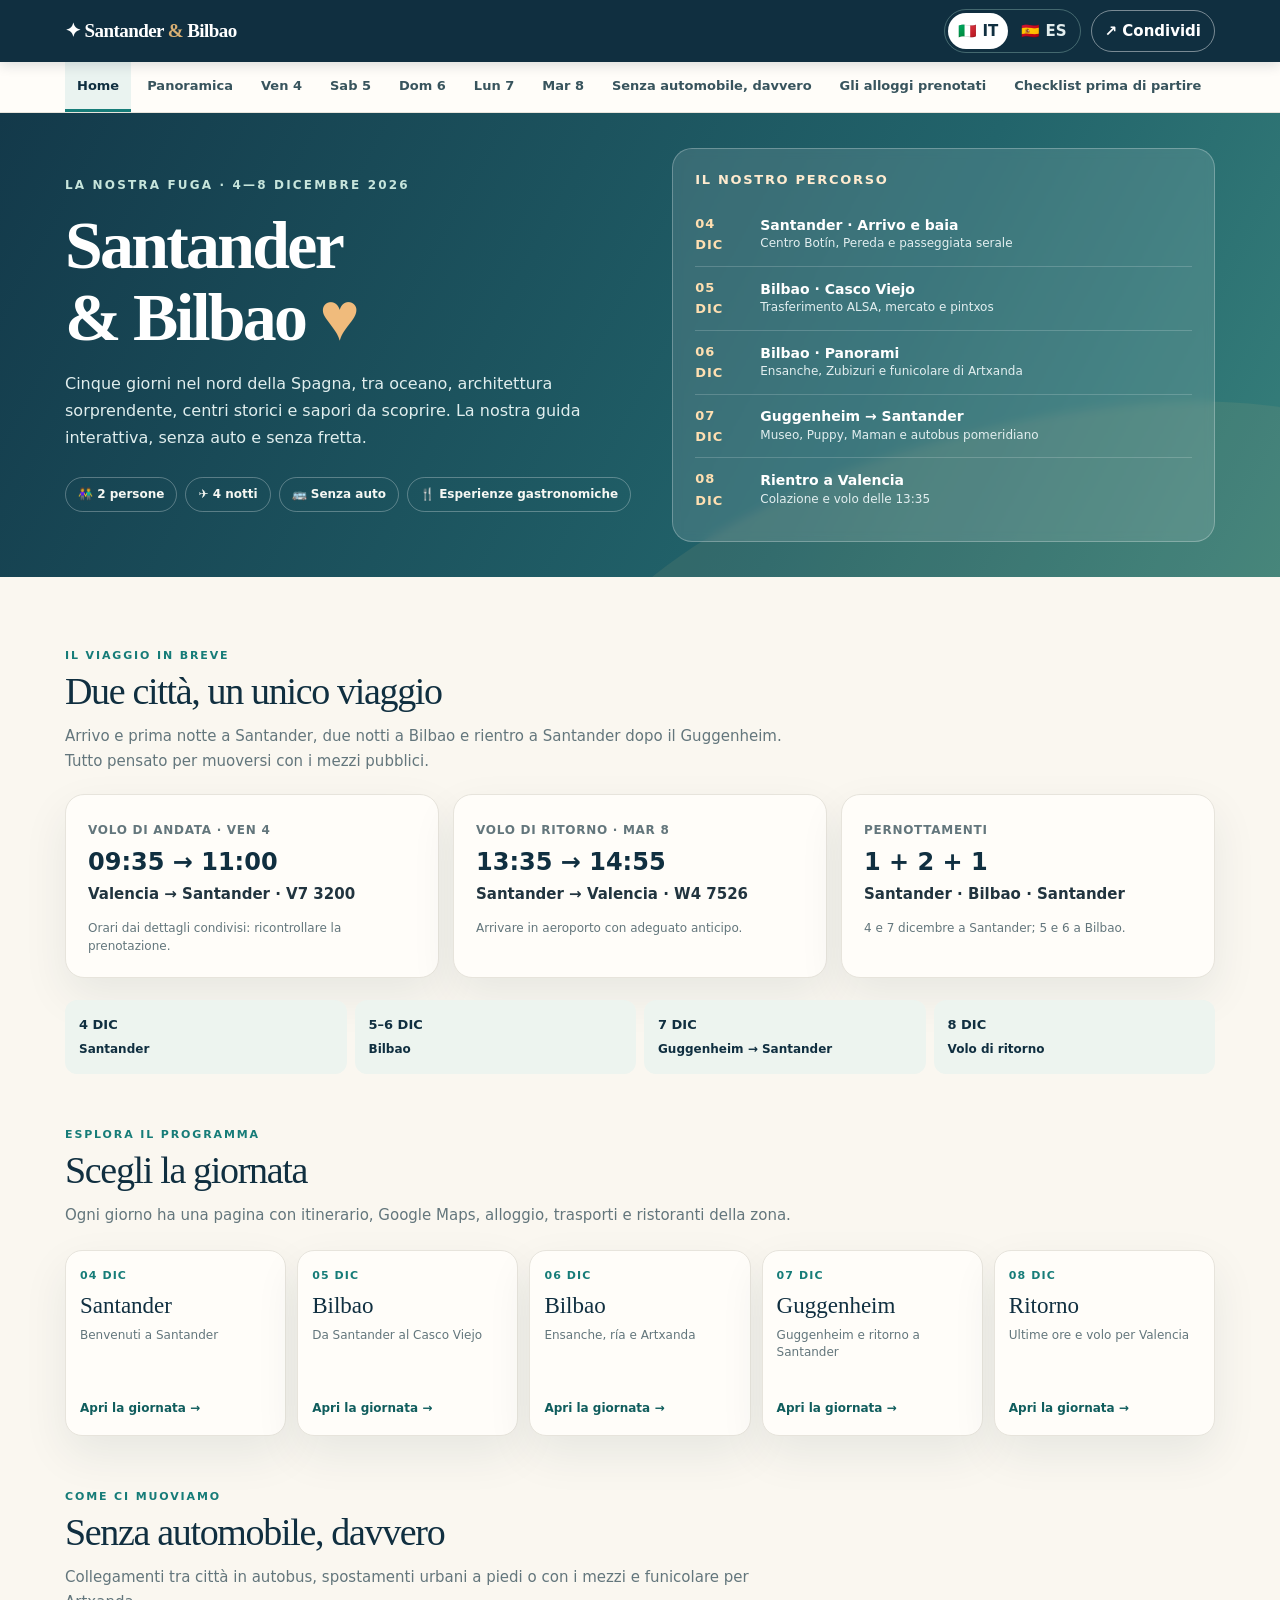
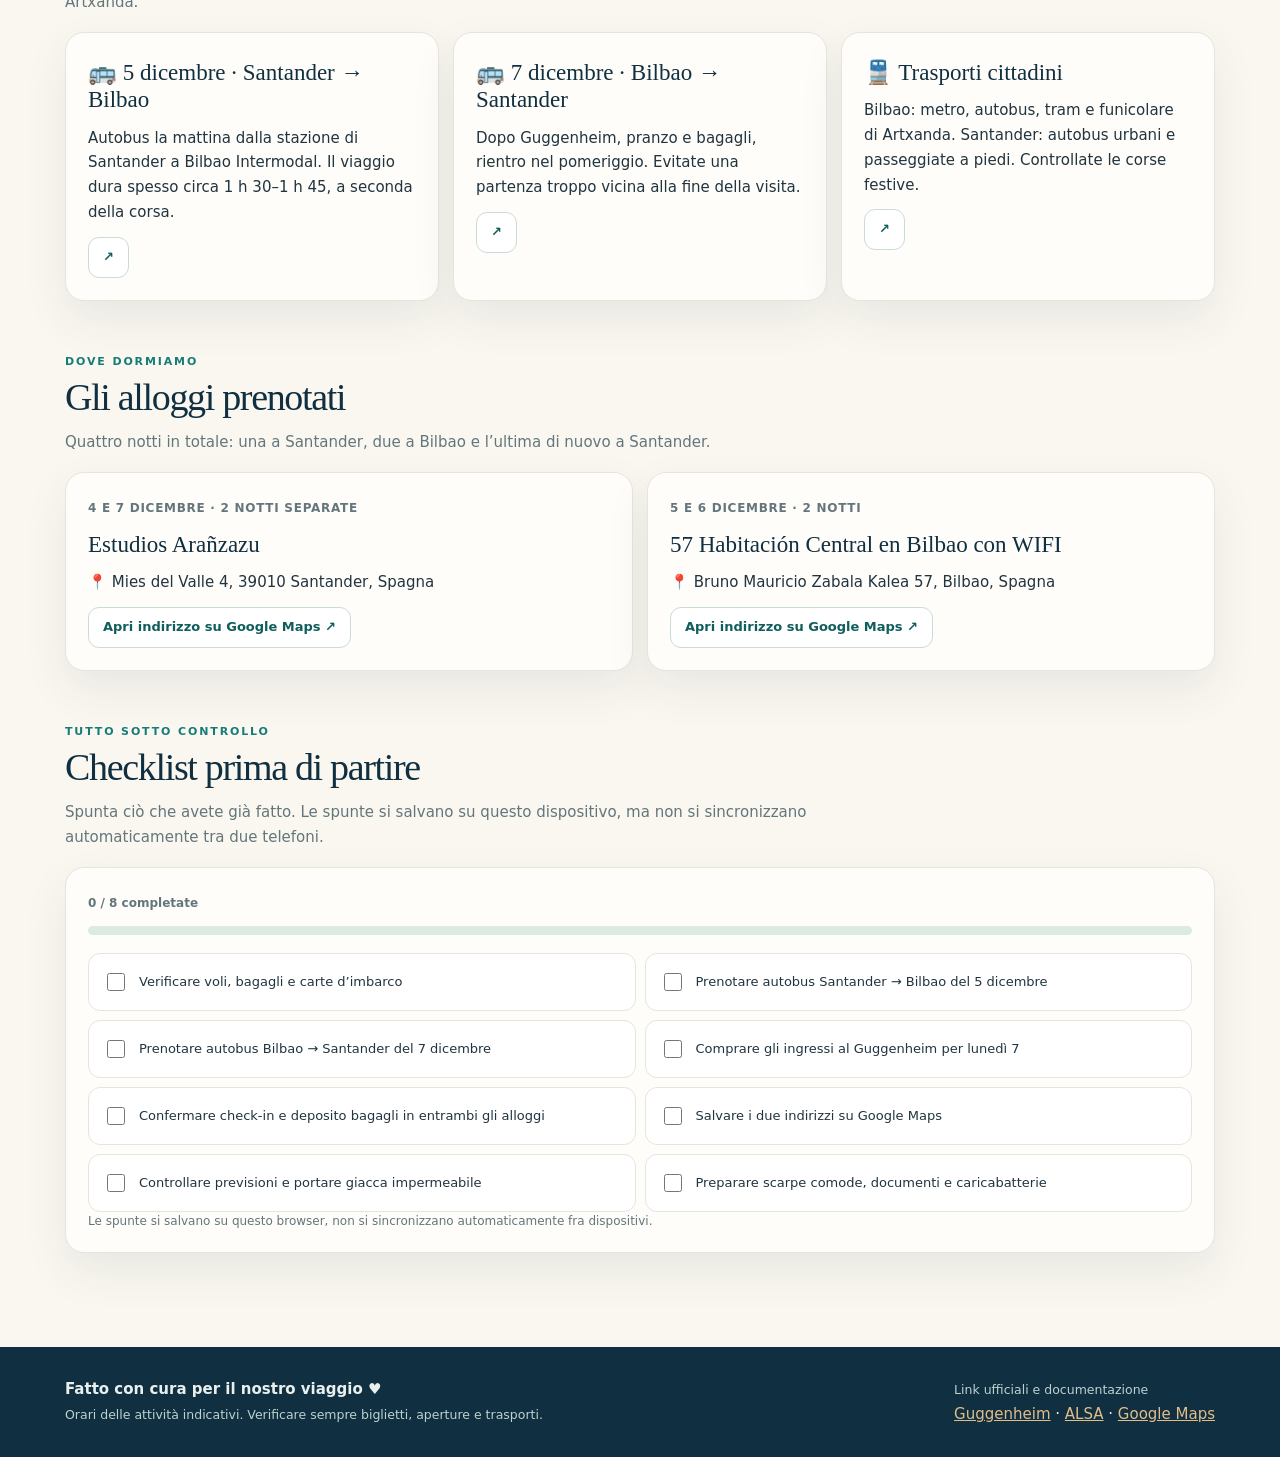
<file: index.html>
<!DOCTYPE html>
<html lang="it">
<head>
  <meta charset="utf-8">
  <meta name="viewport" content="width=device-width, initial-scale=1">
  <meta name="theme-color" content="#102f40">
  <meta name="description" content="Itinerario interattivo bilingue: voli, alloggi, spostamenti, checklist e cinque giornate con Google Maps e cucina locale.">
  <title>Santander &amp; Bilbao | Guida di viaggio 4–8 dicembre 2026</title>
  <link rel="stylesheet" href="assets/style.css">
</head>
<body data-page="home">
<header class="topbar">
 <div class="container">
  <a class="brand" href="index.html" aria-label="Home · Santander e Bilbao">✦ Santander <span style="color:#d7af73">&amp;</span> Bilbao</a>
  <div class="topactions">
   <div class="lang-switch" role="group" aria-label="Seleziona lingua / Seleccionar idioma">
    <button class="lang-btn" type="button" id="lang-it" data-lang="it" aria-pressed="true">🇮🇹 IT</button>
    <button class="lang-btn" type="button" id="lang-es" data-lang="es" aria-pressed="false">🇪🇸 ES</button>
   </div>
   <button class="share-btn" type="button" id="shareBtn" aria-label="Condividi questa pagina">↗ <span id="shareText">Condividi</span></button>
  </div>
 </div>
</header>
<nav class="site-nav" aria-label="Navigazione principale"><div class="container nav-scroll" id="nav"></div></nav>
<section class="hero hero-main" id="inizio"><div class="container hero-layout"><div><div class="eyebrow" id="heroEye"></div><h1 id="heroTitle"></h1><p id="heroDescription"></p><div class="hero-pills" id="heroPills"></div></div><div class="hero-overview" id="heroOverview"></div></div></section>
<main class="container">
 <section class="section home-section" id="panoramica"><p class="kicker" id="summaryEye"></p><h2 id="summaryTitle"></h2><p class="lead" id="summaryLead"></p><div class="columns summary-stats" id="summaryCards" style="margin-top:20px"></div><div class="timeline" id="timeline"></div></section>
 <section class="section home-section" id="giorni"><p class="kicker" id="daysEye"></p><h2 id="daysTitle"></h2><p class="lead" id="daysLead"></p><div class="days-grid" id="dayCards"></div></section>
 <section class="section home-section" id="spostamenti"><p class="kicker" id="transportEye"></p><h2 id="transportTitle"></h2><p class="lead" id="transportLead"></p><div class="columns" id="transportCards" style="margin-top:18px"></div></section>
 <section class="section home-section" id="alloggi"><p class="kicker" id="stayEye"></p><h2 id="stayTitle"></h2><p class="lead" id="stayLead"></p><div class="columns two" id="stayCards" style="margin-top:18px"></div></section>
 <section class="section home-section" id="preparativi"><p class="kicker" id="tasksEye"></p><h2 id="tasksTitle"></h2><p class="lead" id="tasksLead"></p><div class="card" style="margin-top:18px"><strong class="small" id="tasksProgress"></strong><div class="progress"><div id="progressBar"></div></div><div class="checks" id="taskItems"></div></div></section>
</main><footer class="footer"><div class="container footer-row"><div><strong id="footerTitle"></strong><br><small id="footerNote"></small></div><div><small id="sourcesTitle"></small><br><a href="https://www.guggenheim-bilbao.eus/horarios-y-tarifas" rel="noopener" target="_blank">Guggenheim</a> · <a href="https://www.alsa.com/" rel="noopener" target="_blank">ALSA</a> · <a href="https://developers.google.com/maps/documentation/urls/get-started" rel="noopener" target="_blank">Google Maps</a></div></div></footer>
<div class="toast hidden" role="status" aria-live="polite" id="toast"></div>
<script src="assets/data.js" defer></script>
<script src="assets/app.js" defer></script>
</body></html>
</file>
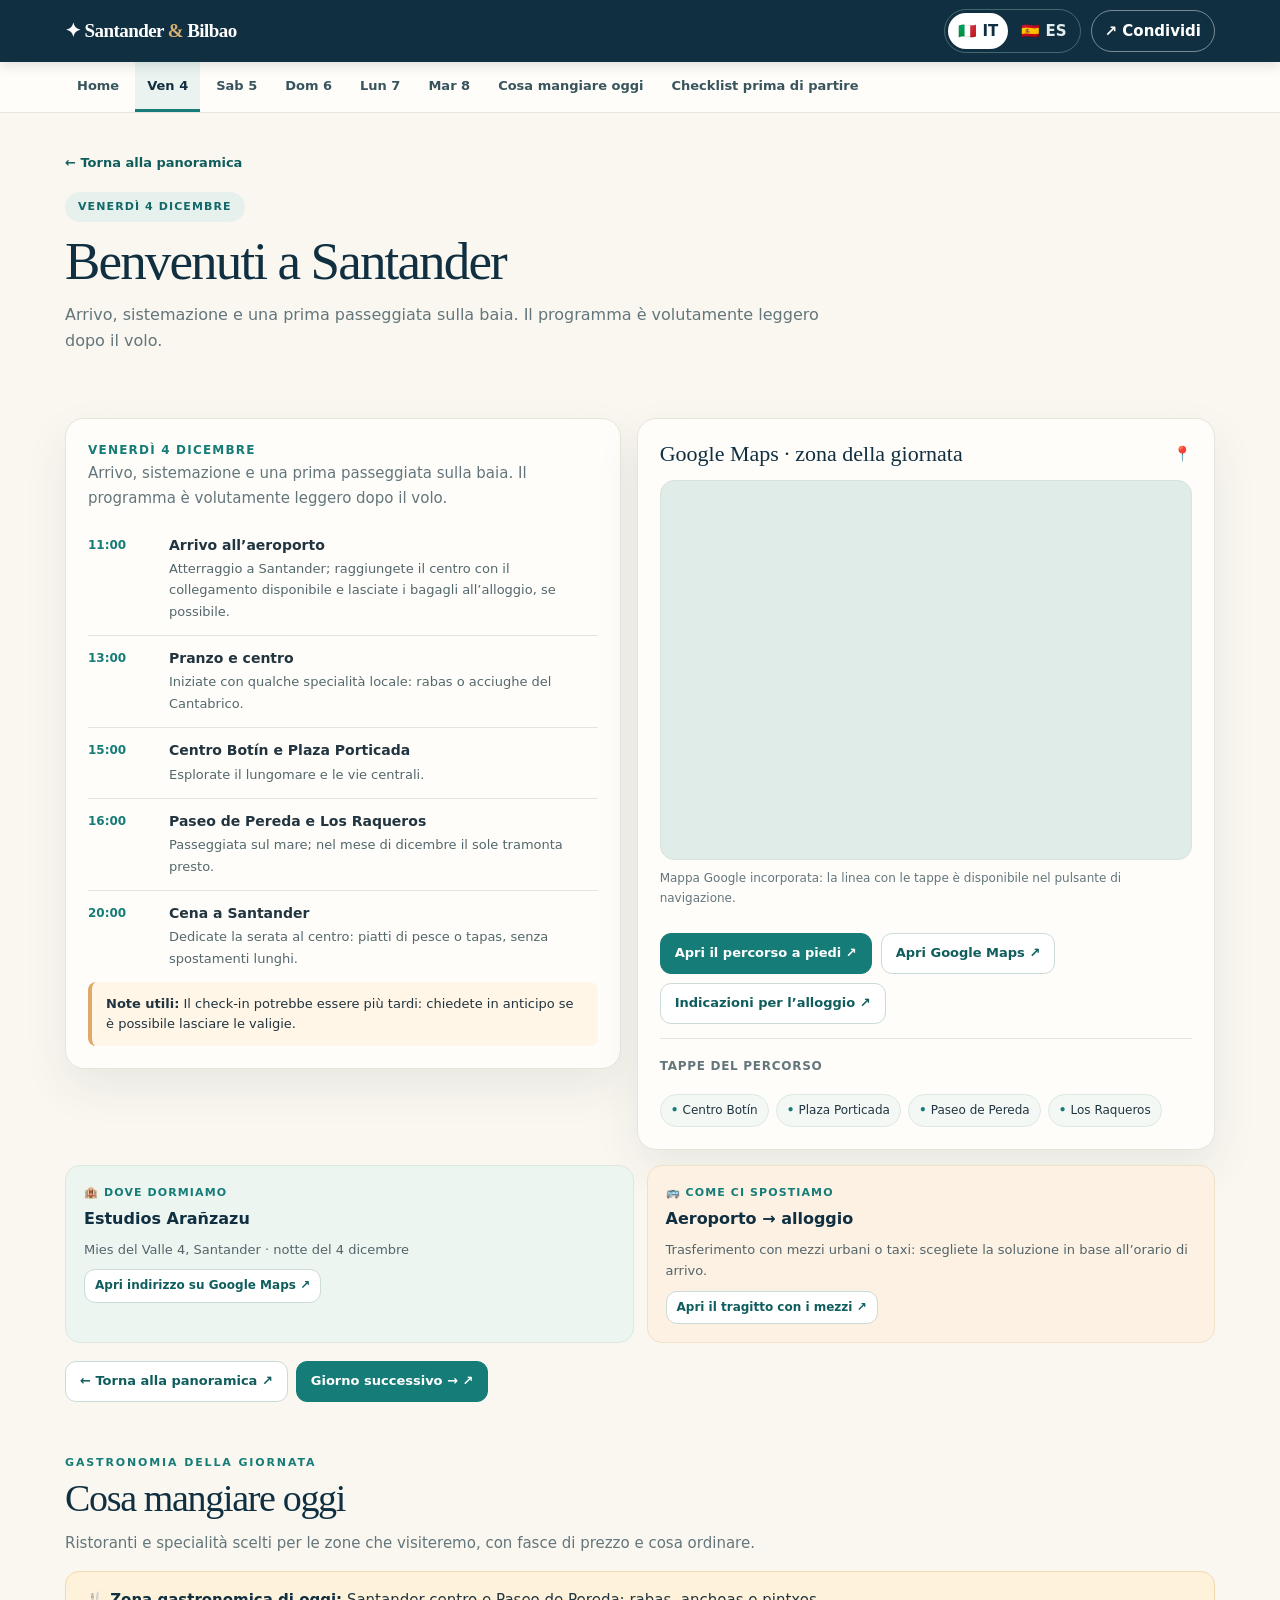
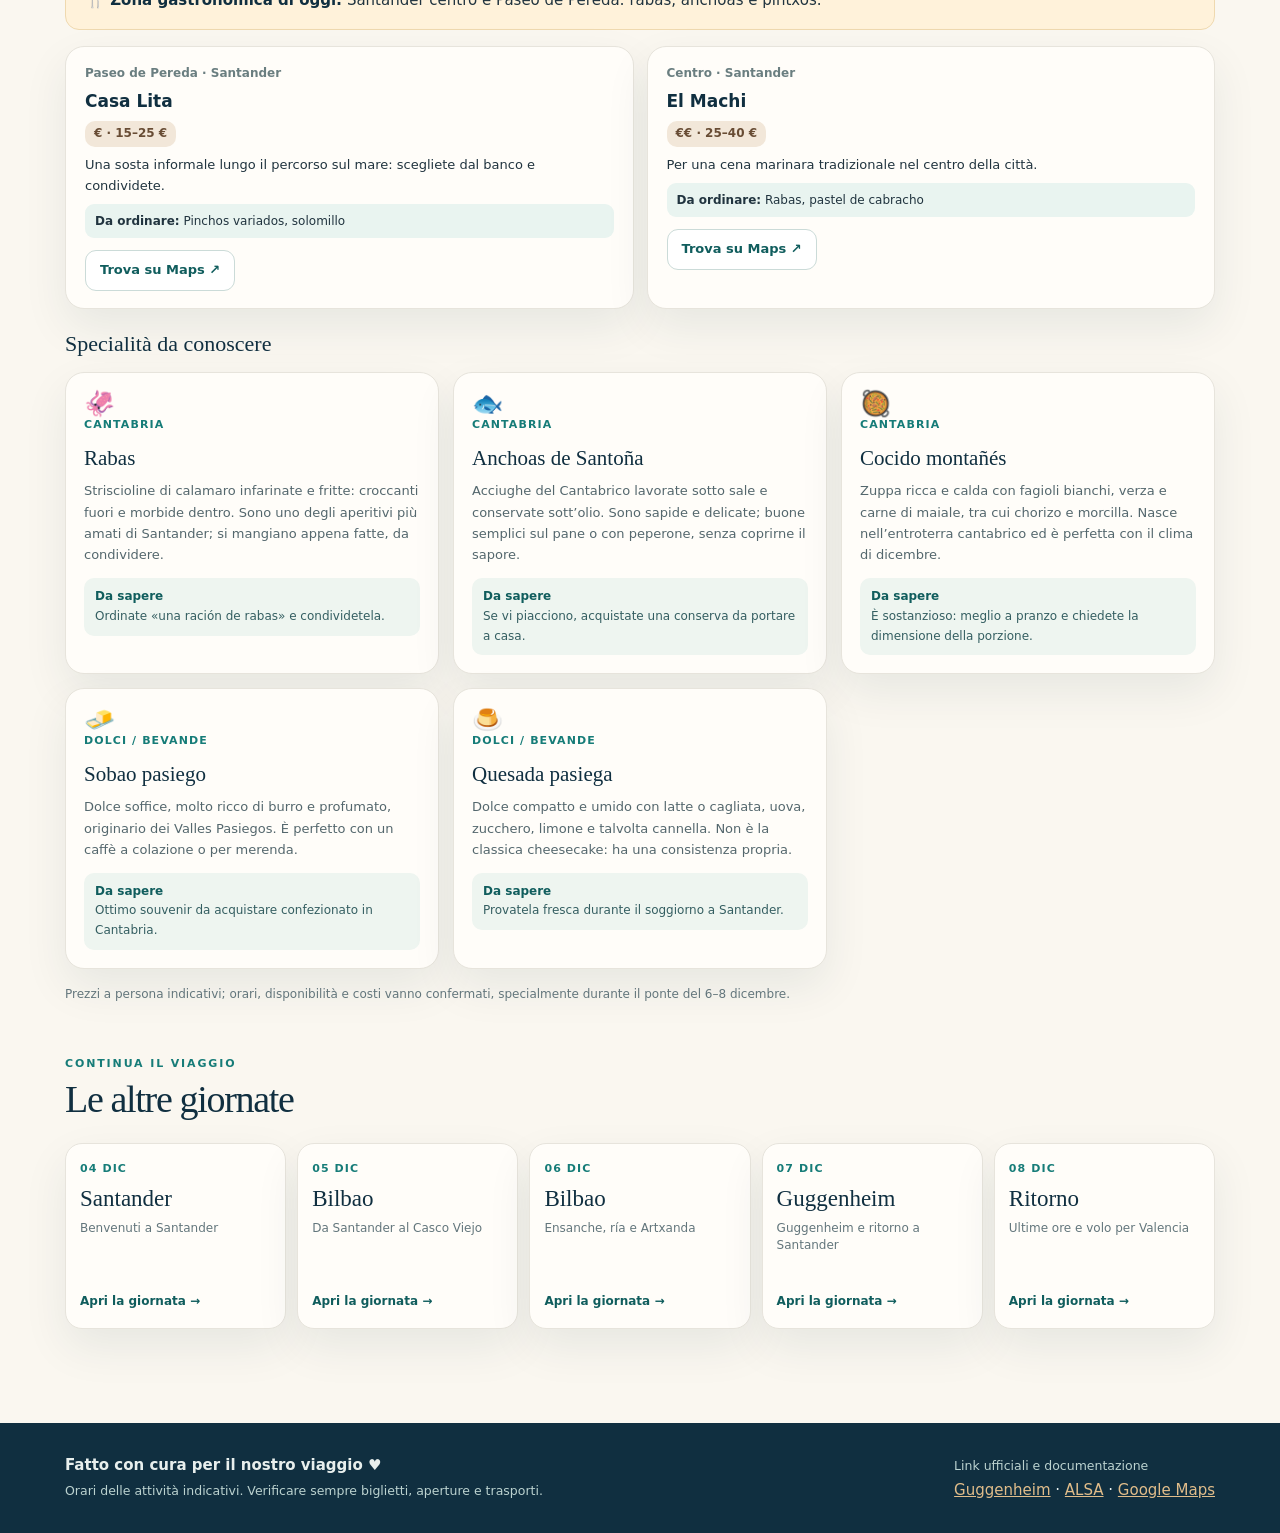
<file: 04-santander.html>
<!DOCTYPE html>
<html lang="it">
<head>
  <meta charset="utf-8">
  <meta name="viewport" content="width=device-width, initial-scale=1">
  <meta name="theme-color" content="#102f40">
  <meta name="description" content="Santander: itinerario del giorno, mappa Google, pernottamento, trasporti e gastronomia in italiano e spagnolo.">
  <title>Santander | Santander &amp; Bilbao 2026</title>
  <link rel="stylesheet" href="assets/style.css">
</head>
<body data-page="day-0">
<header class="topbar">
 <div class="container">
  <a class="brand" href="index.html" aria-label="Home · Santander e Bilbao">✦ Santander <span style="color:#d7af73">&amp;</span> Bilbao</a>
  <div class="topactions">
   <div class="lang-switch" role="group" aria-label="Seleziona lingua / Seleccionar idioma">
    <button class="lang-btn" type="button" id="lang-it" data-lang="it" aria-pressed="true">🇮🇹 IT</button>
    <button class="lang-btn" type="button" id="lang-es" data-lang="es" aria-pressed="false">🇪🇸 ES</button>
   </div>
   <button class="share-btn" type="button" id="shareBtn" aria-label="Condividi questa pagina">↗ <span id="shareText">Condividi</span></button>
  </div>
 </div>
</header>
<nav class="site-nav" aria-label="Navigazione principale"><div class="container nav-scroll" id="nav"></div></nav>
<main class="container daily-page-layout">
 <section class="page-intro" id="inizio"><a class="back-link" href="index.html" id="backToHome">← Home</a><br><span class="page-date-pill" id="dayDate"></span><h1 id="dayTitle"></h1><p class="lead" id="dayLead"></p></section>
 <section class="section" id="itinerario"><div class="daily-section" id="dayContent"></div></section>
 <section class="section daily-food-panel" id="gastronomia"><p class="kicker" id="foodEye"></p><h2 id="foodTitle"></h2><p class="lead" id="foodLead"></p><div class="gastro-area-banner" id="foodZone"></div><div class="restaurant-grid" id="restaurantPicks"></div><h3 class="food-dishes-heading" id="foodDishesHeading"></h3><div class="foodgrid" id="foodGrid"></div><p class="small" id="foodFoot" style="margin-top:16px"></p></section>
 <section class="section" id="altre-giornate"><p class="kicker" id="moreDaysEye"></p><h2 id="moreDaysTitle"></h2><div class="days-grid" id="dayCards"></div></section>
</main><footer class="footer"><div class="container footer-row"><div><strong id="footerTitle"></strong><br><small id="footerNote"></small></div><div><small id="sourcesTitle"></small><br><a href="https://www.guggenheim-bilbao.eus/horarios-y-tarifas" rel="noopener" target="_blank">Guggenheim</a> · <a href="https://www.alsa.com/" rel="noopener" target="_blank">ALSA</a> · <a href="https://developers.google.com/maps/documentation/urls/get-started" rel="noopener" target="_blank">Google Maps</a></div></div></footer>
<div class="toast hidden" role="status" aria-live="polite" id="toast"></div>
<script src="assets/data.js" defer></script>
<script src="assets/app.js" defer></script>
</body></html>
</file>
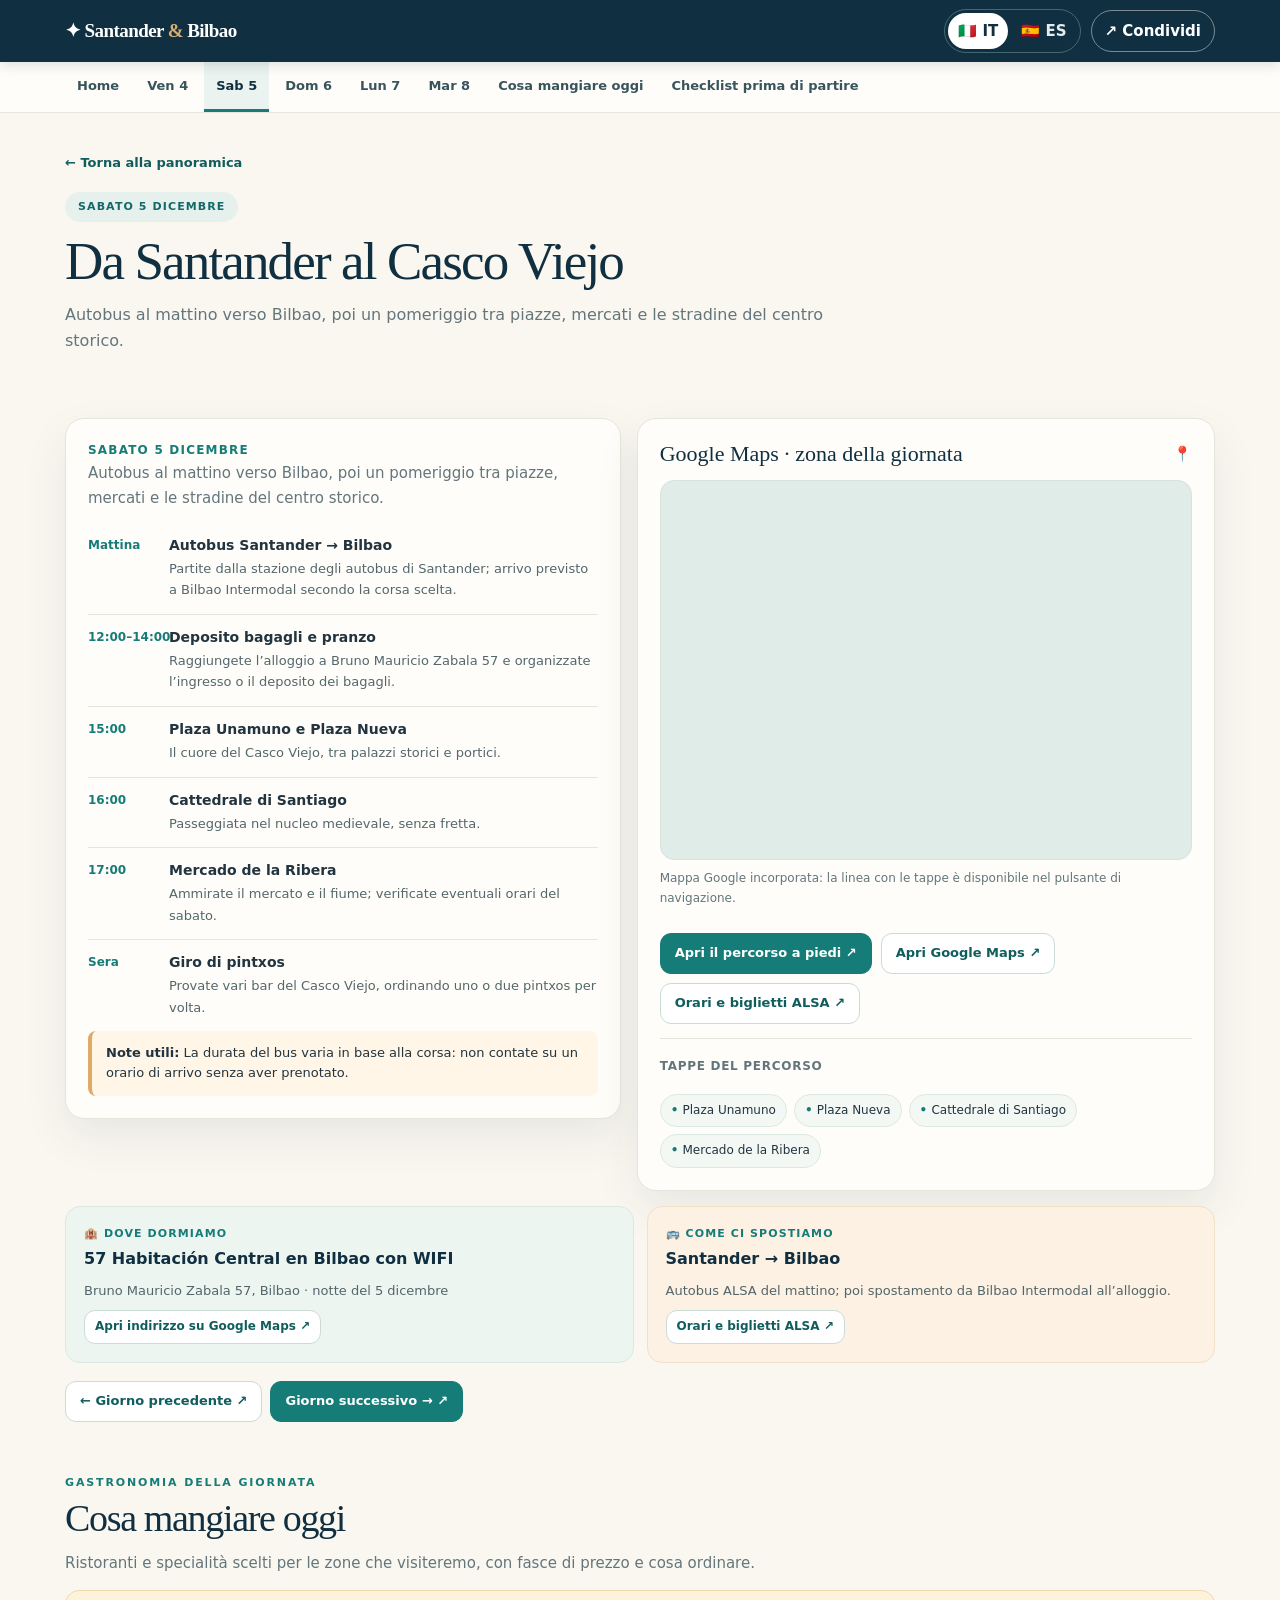
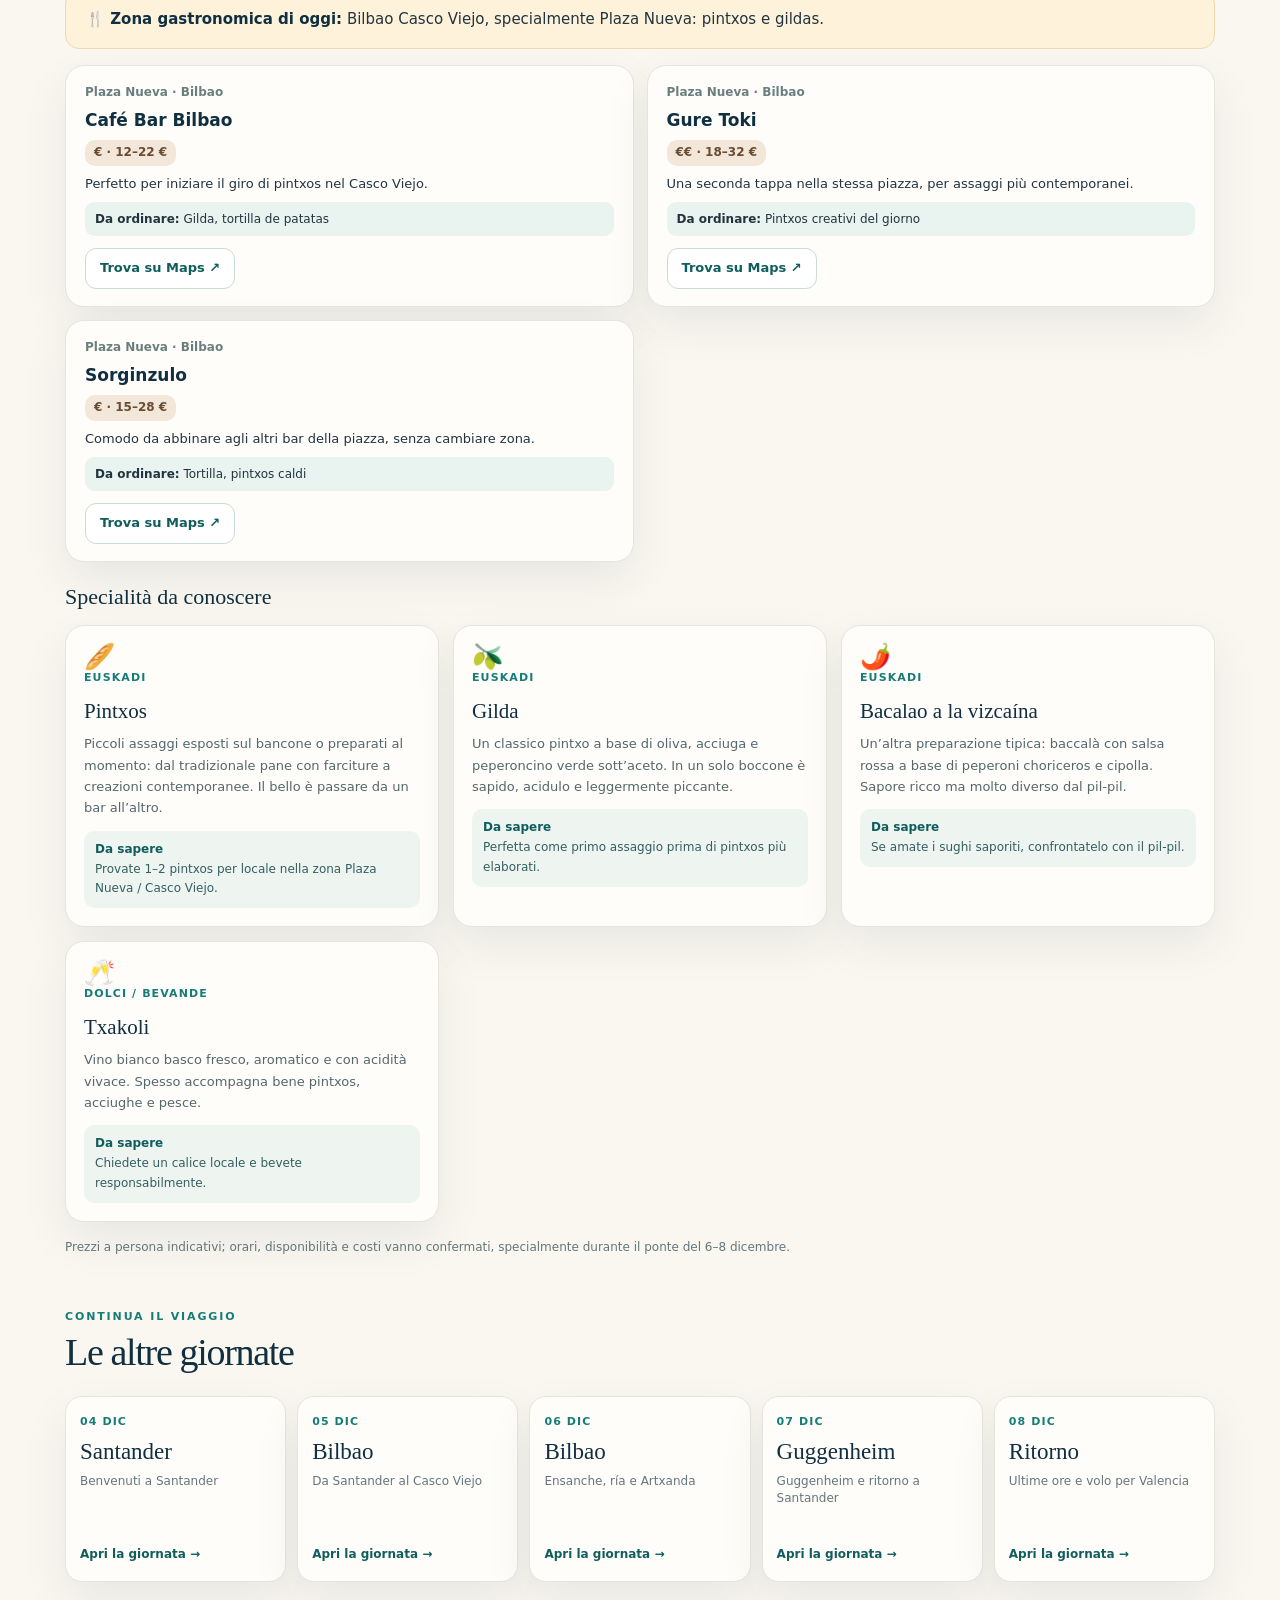
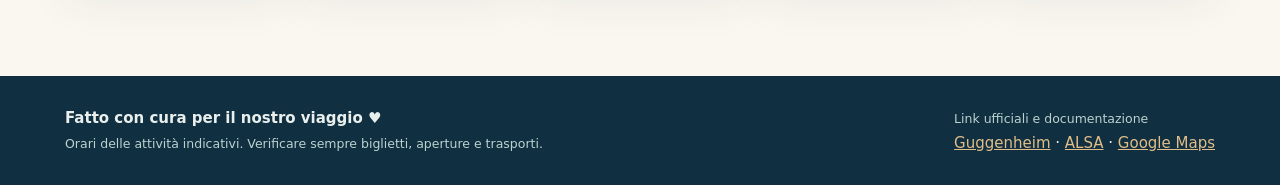
<file: 05-bilbao.html>
<!DOCTYPE html>
<html lang="it">
<head>
  <meta charset="utf-8">
  <meta name="viewport" content="width=device-width, initial-scale=1">
  <meta name="theme-color" content="#102f40">
  <meta name="description" content="Bilbao Casco Viejo: itinerario del giorno, mappa Google, pernottamento, trasporti e gastronomia in italiano e spagnolo.">
  <title>Bilbao Casco Viejo | Santander &amp; Bilbao 2026</title>
  <link rel="stylesheet" href="assets/style.css">
</head>
<body data-page="day-1">
<header class="topbar">
 <div class="container">
  <a class="brand" href="index.html" aria-label="Home · Santander e Bilbao">✦ Santander <span style="color:#d7af73">&amp;</span> Bilbao</a>
  <div class="topactions">
   <div class="lang-switch" role="group" aria-label="Seleziona lingua / Seleccionar idioma">
    <button class="lang-btn" type="button" id="lang-it" data-lang="it" aria-pressed="true">🇮🇹 IT</button>
    <button class="lang-btn" type="button" id="lang-es" data-lang="es" aria-pressed="false">🇪🇸 ES</button>
   </div>
   <button class="share-btn" type="button" id="shareBtn" aria-label="Condividi questa pagina">↗ <span id="shareText">Condividi</span></button>
  </div>
 </div>
</header>
<nav class="site-nav" aria-label="Navigazione principale"><div class="container nav-scroll" id="nav"></div></nav>
<main class="container daily-page-layout">
 <section class="page-intro" id="inizio"><a class="back-link" href="index.html" id="backToHome">← Home</a><br><span class="page-date-pill" id="dayDate"></span><h1 id="dayTitle"></h1><p class="lead" id="dayLead"></p></section>
 <section class="section" id="itinerario"><div class="daily-section" id="dayContent"></div></section>
 <section class="section daily-food-panel" id="gastronomia"><p class="kicker" id="foodEye"></p><h2 id="foodTitle"></h2><p class="lead" id="foodLead"></p><div class="gastro-area-banner" id="foodZone"></div><div class="restaurant-grid" id="restaurantPicks"></div><h3 class="food-dishes-heading" id="foodDishesHeading"></h3><div class="foodgrid" id="foodGrid"></div><p class="small" id="foodFoot" style="margin-top:16px"></p></section>
 <section class="section" id="altre-giornate"><p class="kicker" id="moreDaysEye"></p><h2 id="moreDaysTitle"></h2><div class="days-grid" id="dayCards"></div></section>
</main><footer class="footer"><div class="container footer-row"><div><strong id="footerTitle"></strong><br><small id="footerNote"></small></div><div><small id="sourcesTitle"></small><br><a href="https://www.guggenheim-bilbao.eus/horarios-y-tarifas" rel="noopener" target="_blank">Guggenheim</a> · <a href="https://www.alsa.com/" rel="noopener" target="_blank">ALSA</a> · <a href="https://developers.google.com/maps/documentation/urls/get-started" rel="noopener" target="_blank">Google Maps</a></div></div></footer>
<div class="toast hidden" role="status" aria-live="polite" id="toast"></div>
<script src="assets/data.js" defer></script>
<script src="assets/app.js" defer></script>
</body></html>
</file>
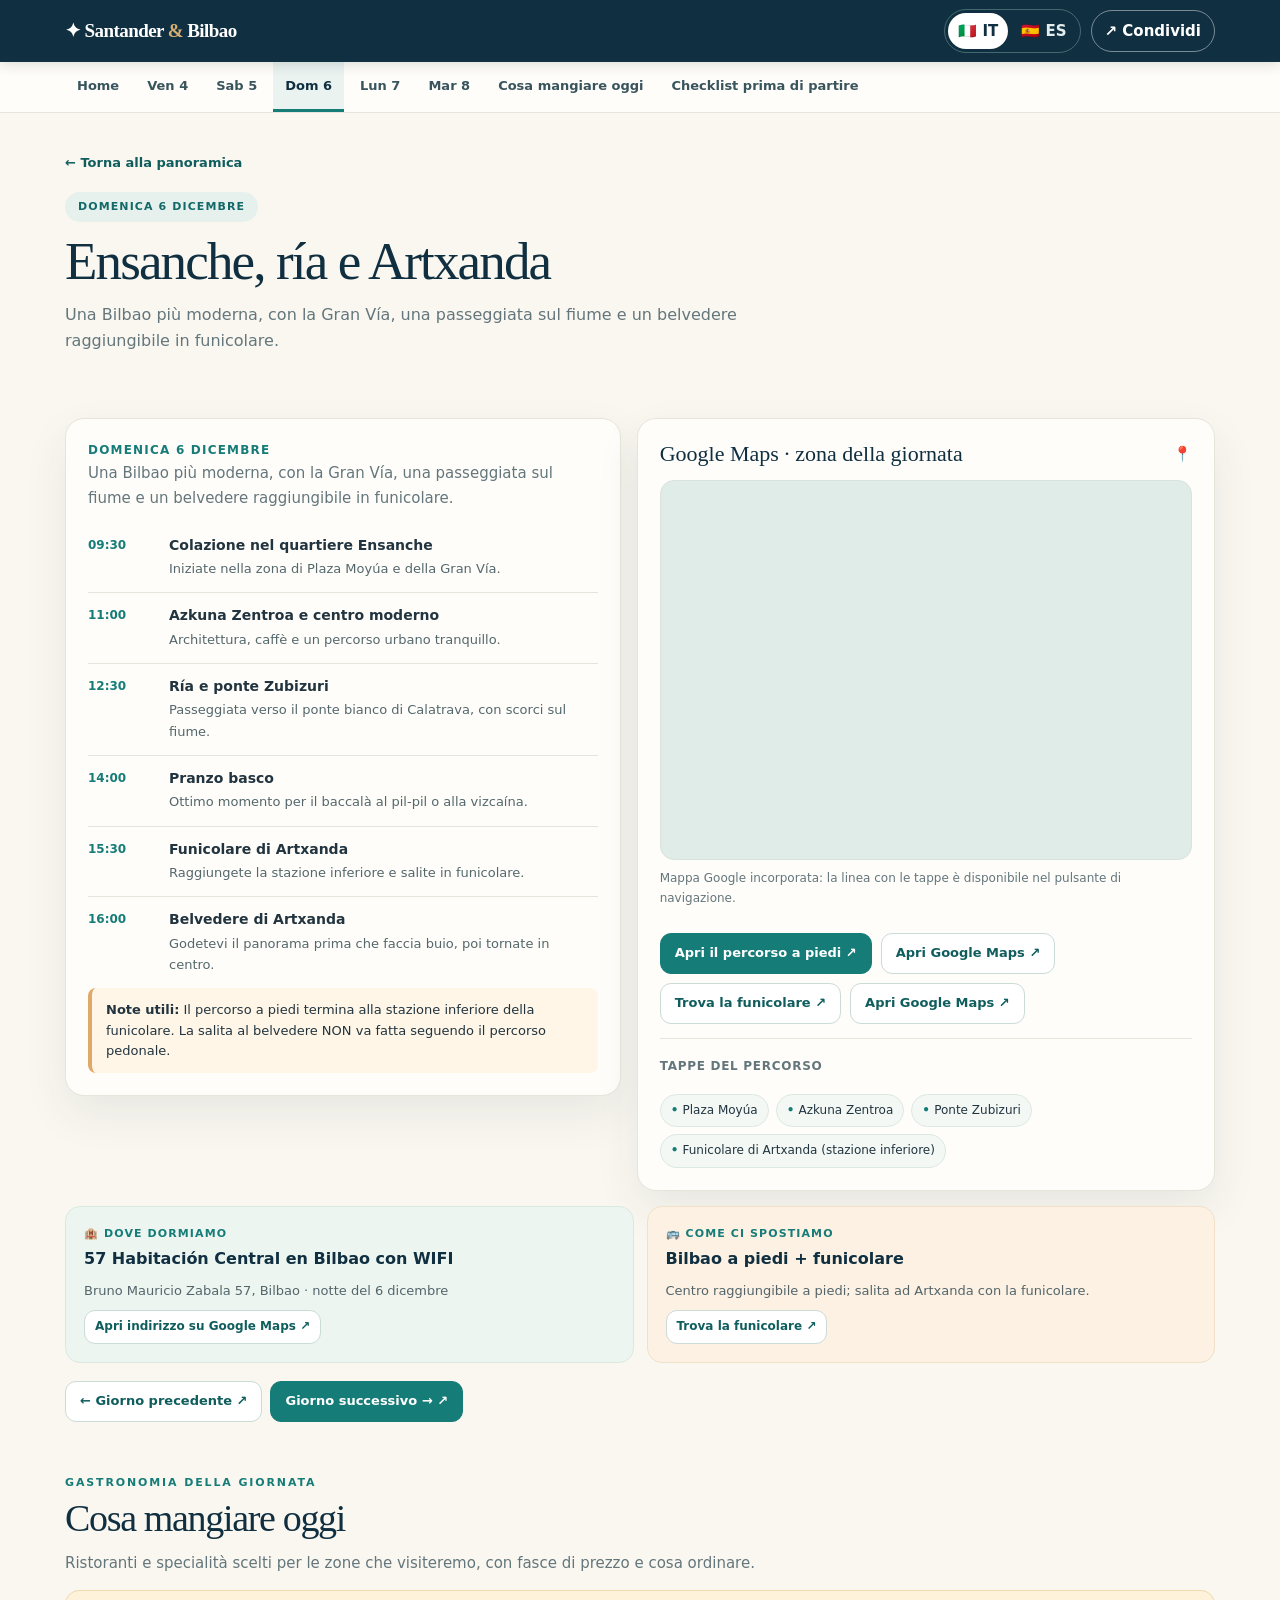
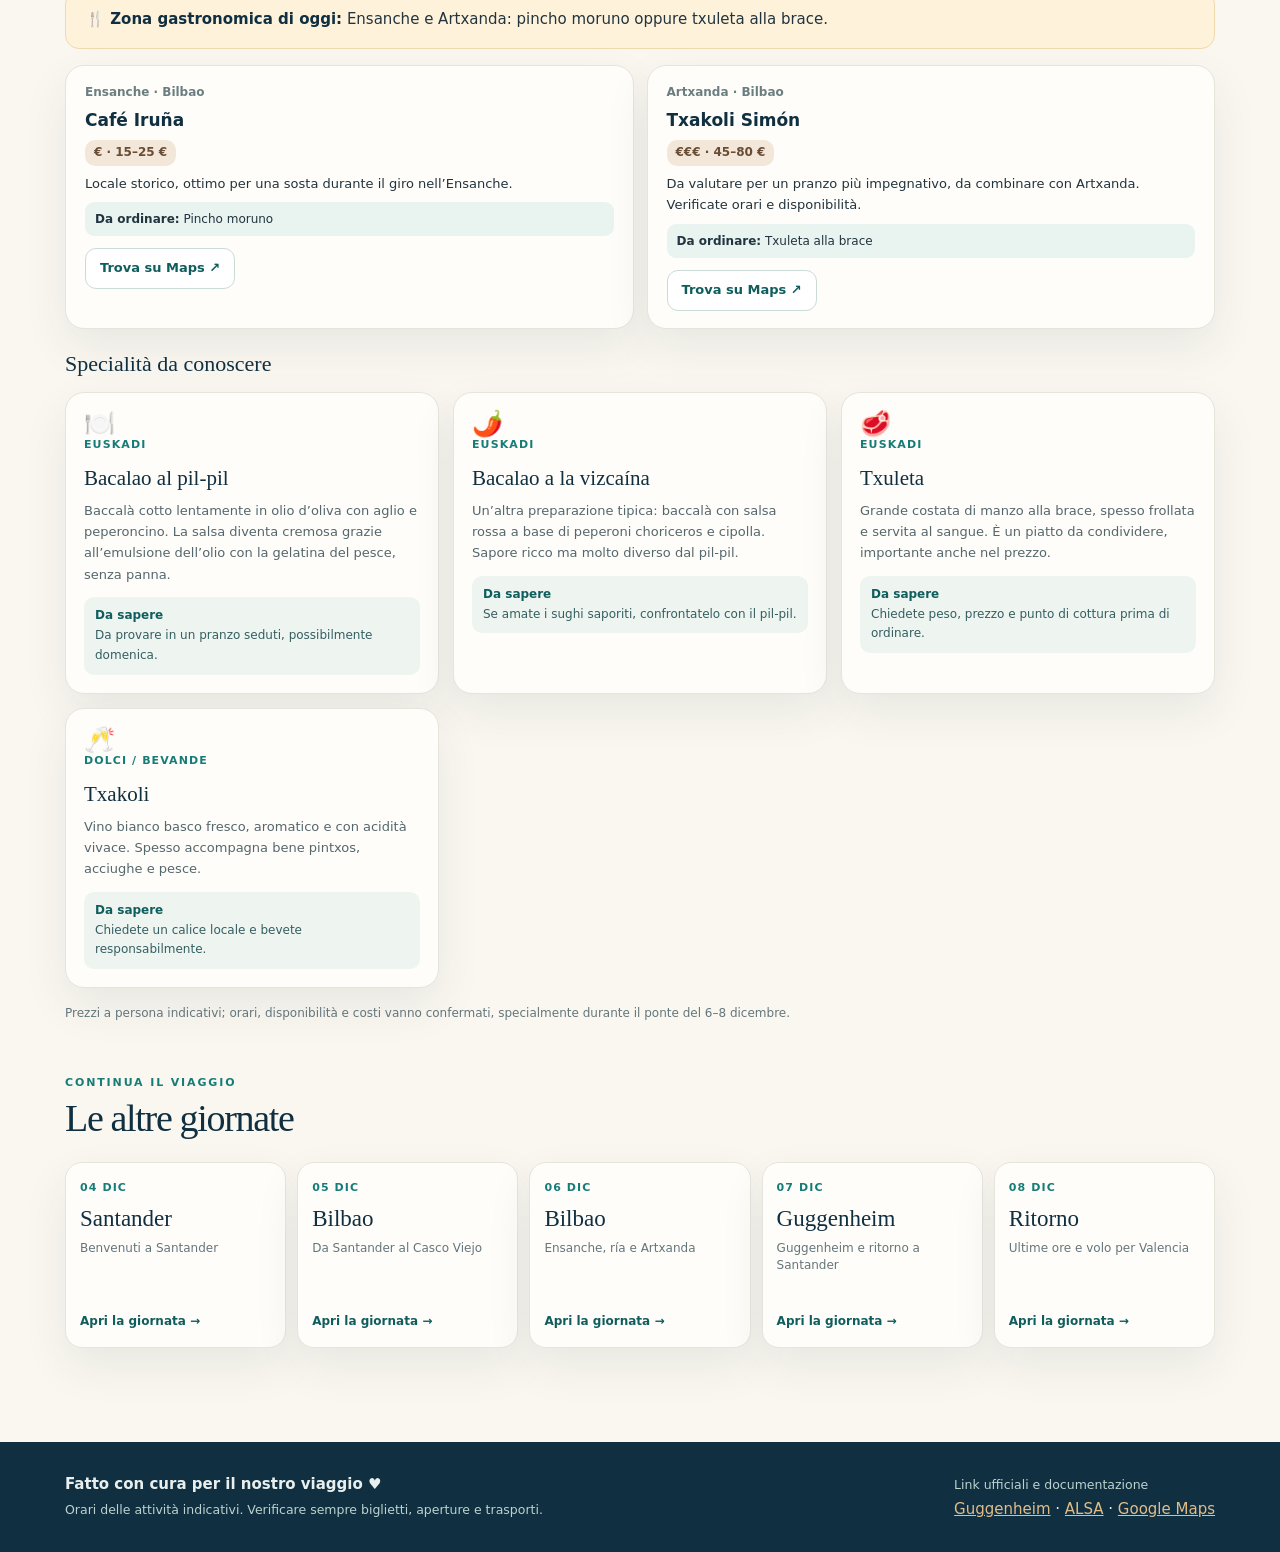
<file: 06-bilbao.html>
<!DOCTYPE html>
<html lang="it">
<head>
  <meta charset="utf-8">
  <meta name="viewport" content="width=device-width, initial-scale=1">
  <meta name="theme-color" content="#102f40">
  <meta name="description" content="Bilbao Artxanda: itinerario del giorno, mappa Google, pernottamento, trasporti e gastronomia in italiano e spagnolo.">
  <title>Bilbao Artxanda | Santander &amp; Bilbao 2026</title>
  <link rel="stylesheet" href="assets/style.css">
</head>
<body data-page="day-2">
<header class="topbar">
 <div class="container">
  <a class="brand" href="index.html" aria-label="Home · Santander e Bilbao">✦ Santander <span style="color:#d7af73">&amp;</span> Bilbao</a>
  <div class="topactions">
   <div class="lang-switch" role="group" aria-label="Seleziona lingua / Seleccionar idioma">
    <button class="lang-btn" type="button" id="lang-it" data-lang="it" aria-pressed="true">🇮🇹 IT</button>
    <button class="lang-btn" type="button" id="lang-es" data-lang="es" aria-pressed="false">🇪🇸 ES</button>
   </div>
   <button class="share-btn" type="button" id="shareBtn" aria-label="Condividi questa pagina">↗ <span id="shareText">Condividi</span></button>
  </div>
 </div>
</header>
<nav class="site-nav" aria-label="Navigazione principale"><div class="container nav-scroll" id="nav"></div></nav>
<main class="container daily-page-layout">
 <section class="page-intro" id="inizio"><a class="back-link" href="index.html" id="backToHome">← Home</a><br><span class="page-date-pill" id="dayDate"></span><h1 id="dayTitle"></h1><p class="lead" id="dayLead"></p></section>
 <section class="section" id="itinerario"><div class="daily-section" id="dayContent"></div></section>
 <section class="section daily-food-panel" id="gastronomia"><p class="kicker" id="foodEye"></p><h2 id="foodTitle"></h2><p class="lead" id="foodLead"></p><div class="gastro-area-banner" id="foodZone"></div><div class="restaurant-grid" id="restaurantPicks"></div><h3 class="food-dishes-heading" id="foodDishesHeading"></h3><div class="foodgrid" id="foodGrid"></div><p class="small" id="foodFoot" style="margin-top:16px"></p></section>
 <section class="section" id="altre-giornate"><p class="kicker" id="moreDaysEye"></p><h2 id="moreDaysTitle"></h2><div class="days-grid" id="dayCards"></div></section>
</main><footer class="footer"><div class="container footer-row"><div><strong id="footerTitle"></strong><br><small id="footerNote"></small></div><div><small id="sourcesTitle"></small><br><a href="https://www.guggenheim-bilbao.eus/horarios-y-tarifas" rel="noopener" target="_blank">Guggenheim</a> · <a href="https://www.alsa.com/" rel="noopener" target="_blank">ALSA</a> · <a href="https://developers.google.com/maps/documentation/urls/get-started" rel="noopener" target="_blank">Google Maps</a></div></div></footer>
<div class="toast hidden" role="status" aria-live="polite" id="toast"></div>
<script src="assets/data.js" defer></script>
<script src="assets/app.js" defer></script>
</body></html>
</file>
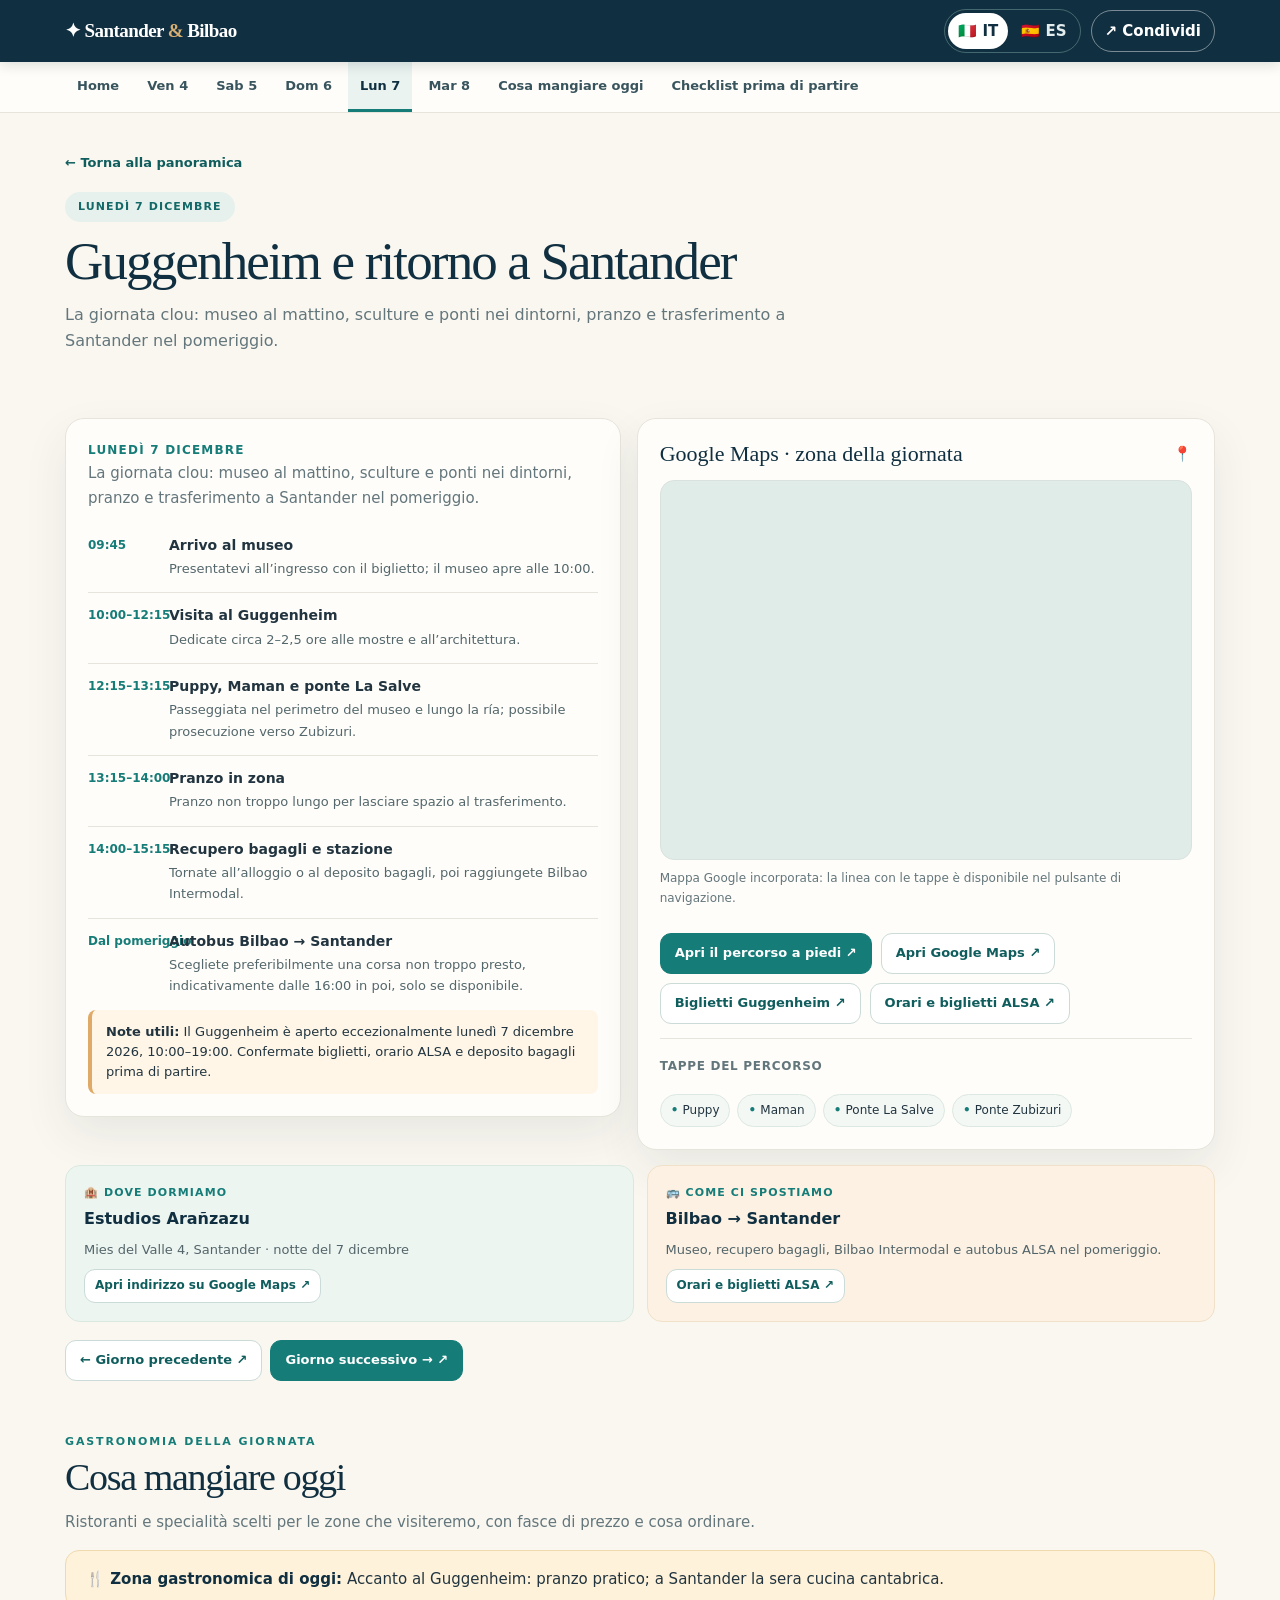
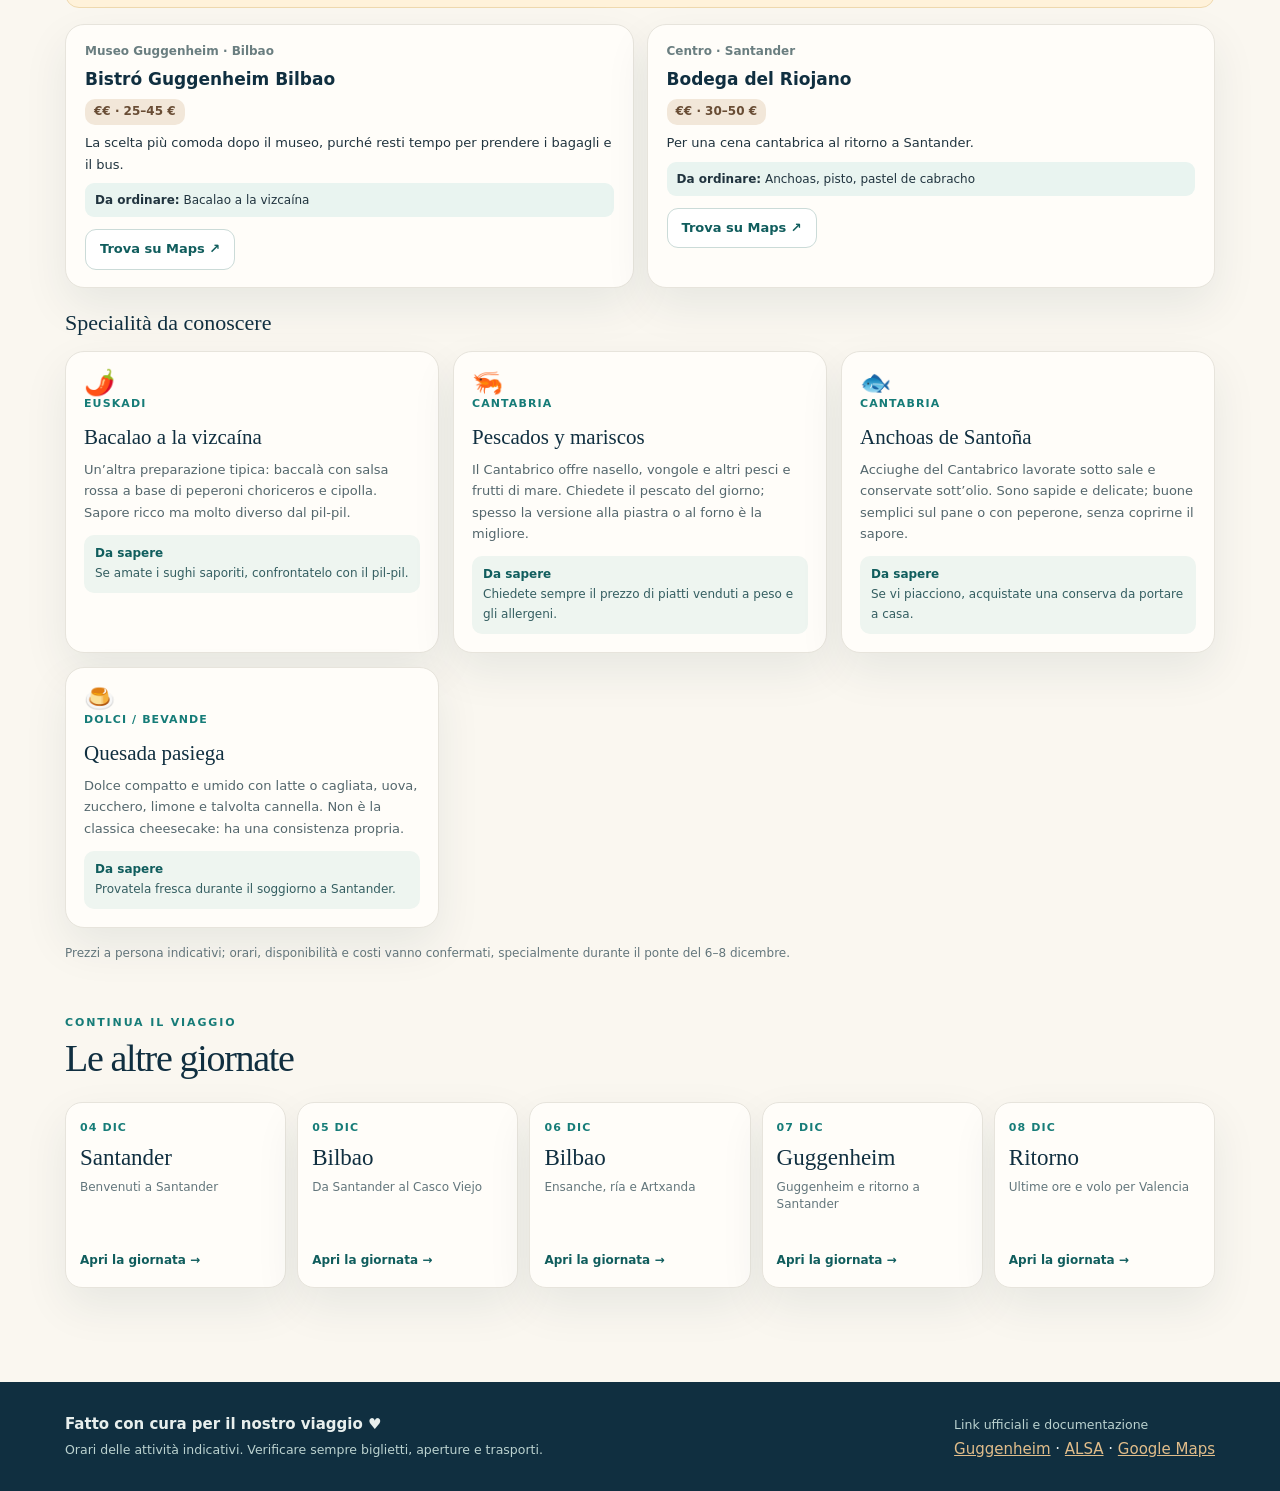
<file: 07-guggenheim.html>
<!DOCTYPE html>
<html lang="it">
<head>
  <meta charset="utf-8">
  <meta name="viewport" content="width=device-width, initial-scale=1">
  <meta name="theme-color" content="#102f40">
  <meta name="description" content="Museo Guggenheim: itinerario del giorno, mappa Google, pernottamento, trasporti e gastronomia in italiano e spagnolo.">
  <title>Museo Guggenheim | Santander &amp; Bilbao 2026</title>
  <link rel="stylesheet" href="assets/style.css">
</head>
<body data-page="day-3">
<header class="topbar">
 <div class="container">
  <a class="brand" href="index.html" aria-label="Home · Santander e Bilbao">✦ Santander <span style="color:#d7af73">&amp;</span> Bilbao</a>
  <div class="topactions">
   <div class="lang-switch" role="group" aria-label="Seleziona lingua / Seleccionar idioma">
    <button class="lang-btn" type="button" id="lang-it" data-lang="it" aria-pressed="true">🇮🇹 IT</button>
    <button class="lang-btn" type="button" id="lang-es" data-lang="es" aria-pressed="false">🇪🇸 ES</button>
   </div>
   <button class="share-btn" type="button" id="shareBtn" aria-label="Condividi questa pagina">↗ <span id="shareText">Condividi</span></button>
  </div>
 </div>
</header>
<nav class="site-nav" aria-label="Navigazione principale"><div class="container nav-scroll" id="nav"></div></nav>
<main class="container daily-page-layout">
 <section class="page-intro" id="inizio"><a class="back-link" href="index.html" id="backToHome">← Home</a><br><span class="page-date-pill" id="dayDate"></span><h1 id="dayTitle"></h1><p class="lead" id="dayLead"></p></section>
 <section class="section" id="itinerario"><div class="daily-section" id="dayContent"></div></section>
 <section class="section daily-food-panel" id="gastronomia"><p class="kicker" id="foodEye"></p><h2 id="foodTitle"></h2><p class="lead" id="foodLead"></p><div class="gastro-area-banner" id="foodZone"></div><div class="restaurant-grid" id="restaurantPicks"></div><h3 class="food-dishes-heading" id="foodDishesHeading"></h3><div class="foodgrid" id="foodGrid"></div><p class="small" id="foodFoot" style="margin-top:16px"></p></section>
 <section class="section" id="altre-giornate"><p class="kicker" id="moreDaysEye"></p><h2 id="moreDaysTitle"></h2><div class="days-grid" id="dayCards"></div></section>
</main><footer class="footer"><div class="container footer-row"><div><strong id="footerTitle"></strong><br><small id="footerNote"></small></div><div><small id="sourcesTitle"></small><br><a href="https://www.guggenheim-bilbao.eus/horarios-y-tarifas" rel="noopener" target="_blank">Guggenheim</a> · <a href="https://www.alsa.com/" rel="noopener" target="_blank">ALSA</a> · <a href="https://developers.google.com/maps/documentation/urls/get-started" rel="noopener" target="_blank">Google Maps</a></div></div></footer>
<div class="toast hidden" role="status" aria-live="polite" id="toast"></div>
<script src="assets/data.js" defer></script>
<script src="assets/app.js" defer></script>
</body></html>
</file>
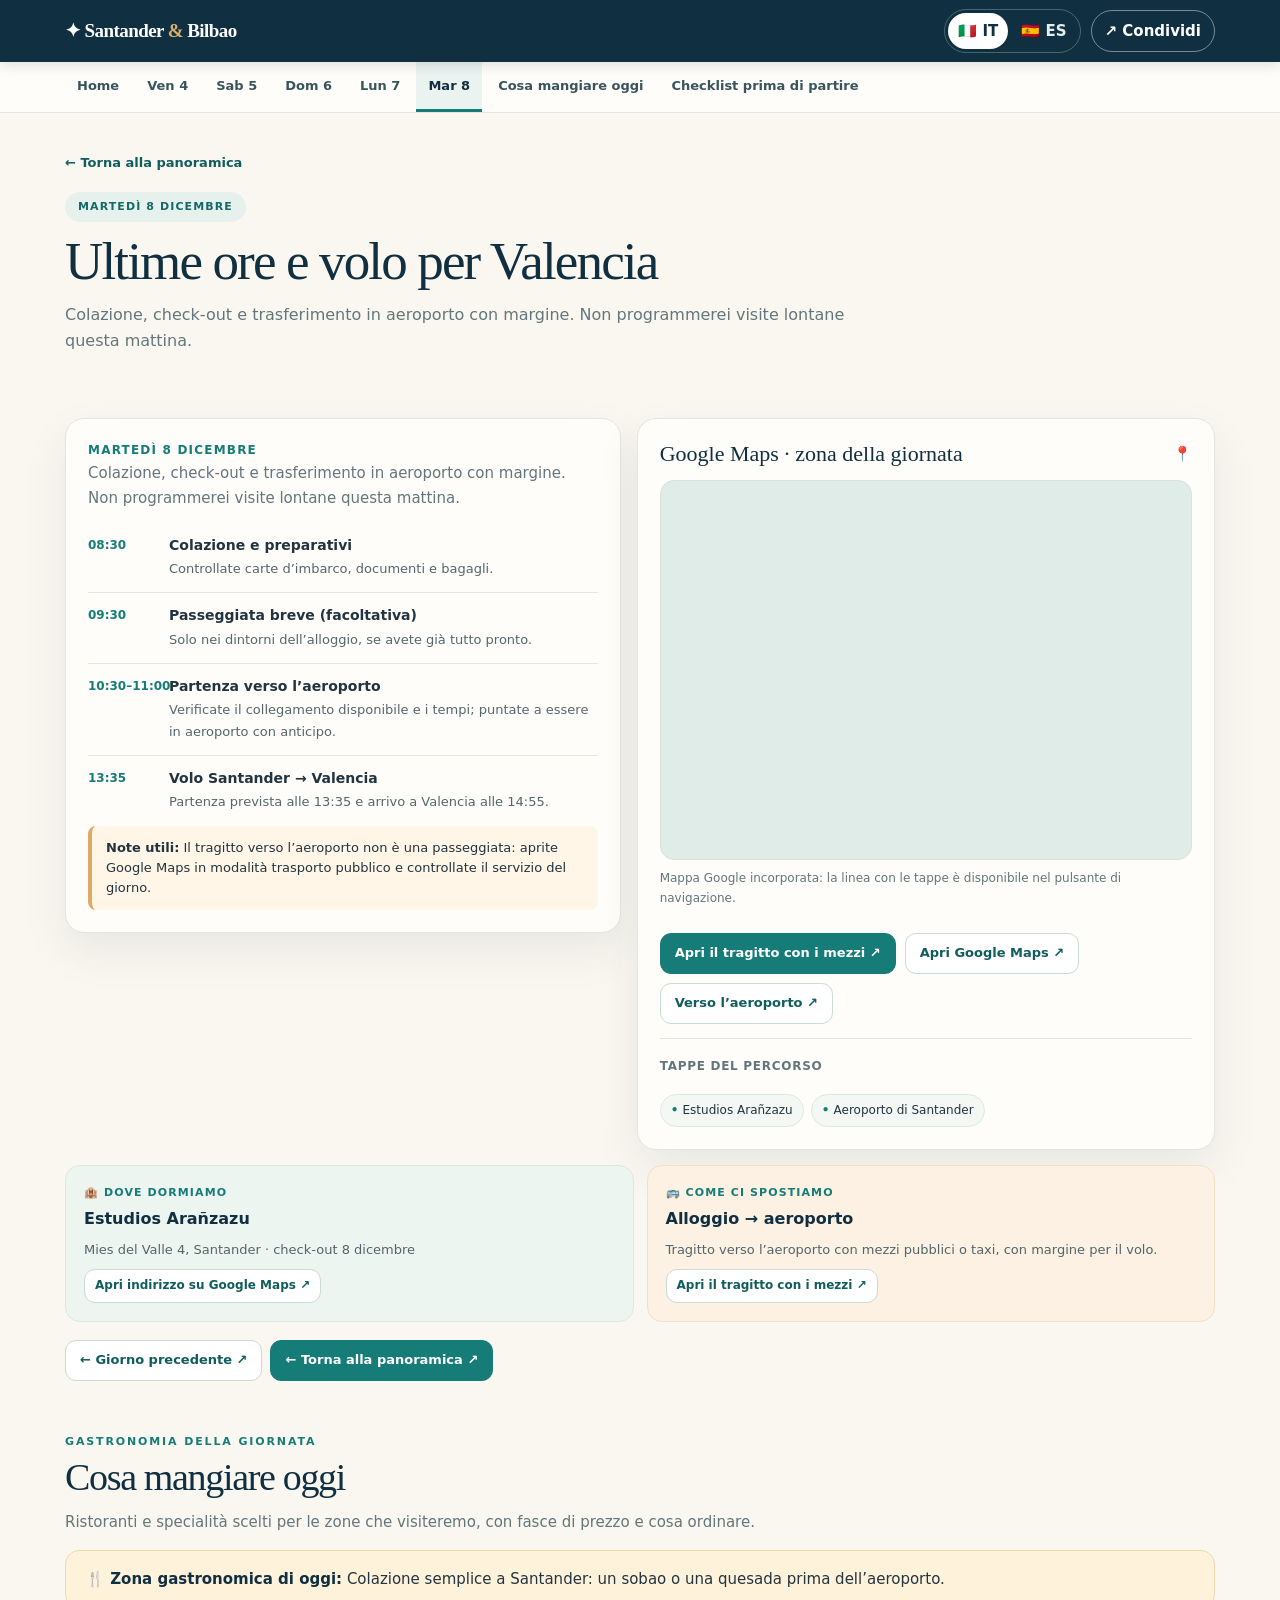
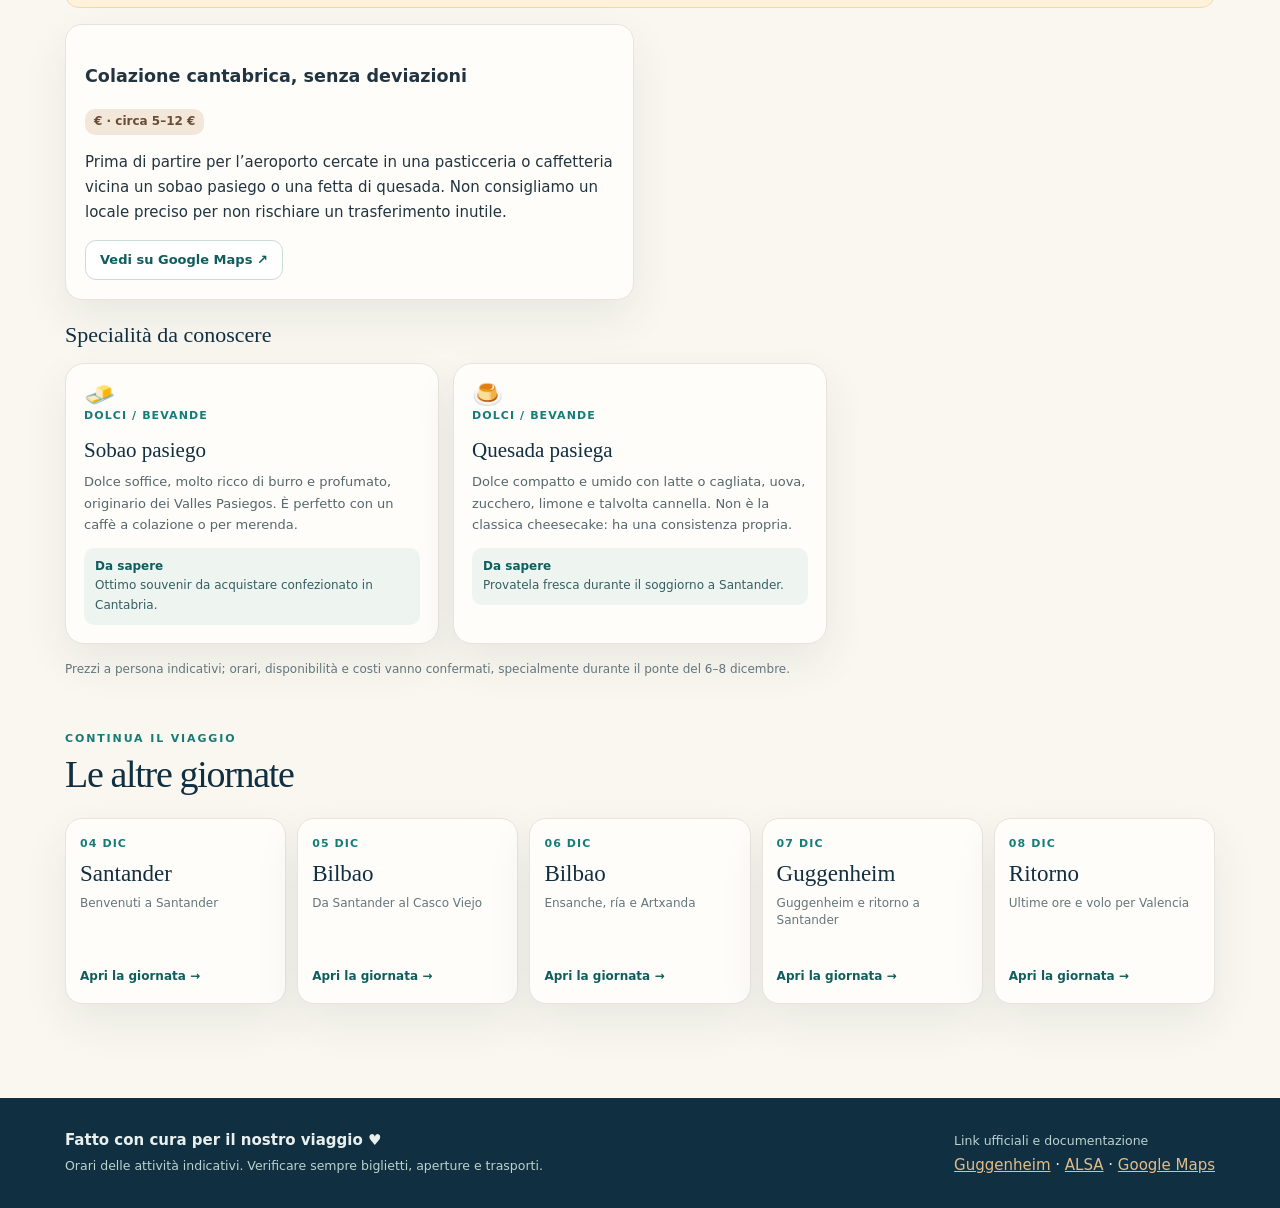
<file: 08-rientro.html>
<!DOCTYPE html>
<html lang="it">
<head>
  <meta charset="utf-8">
  <meta name="viewport" content="width=device-width, initial-scale=1">
  <meta name="theme-color" content="#102f40">
  <meta name="description" content="Ritorno a Valencia: itinerario del giorno, mappa Google, pernottamento, trasporti e gastronomia in italiano e spagnolo.">
  <title>Ritorno a Valencia | Santander &amp; Bilbao 2026</title>
  <link rel="stylesheet" href="assets/style.css">
</head>
<body data-page="day-4">
<header class="topbar">
 <div class="container">
  <a class="brand" href="index.html" aria-label="Home · Santander e Bilbao">✦ Santander <span style="color:#d7af73">&amp;</span> Bilbao</a>
  <div class="topactions">
   <div class="lang-switch" role="group" aria-label="Seleziona lingua / Seleccionar idioma">
    <button class="lang-btn" type="button" id="lang-it" data-lang="it" aria-pressed="true">🇮🇹 IT</button>
    <button class="lang-btn" type="button" id="lang-es" data-lang="es" aria-pressed="false">🇪🇸 ES</button>
   </div>
   <button class="share-btn" type="button" id="shareBtn" aria-label="Condividi questa pagina">↗ <span id="shareText">Condividi</span></button>
  </div>
 </div>
</header>
<nav class="site-nav" aria-label="Navigazione principale"><div class="container nav-scroll" id="nav"></div></nav>
<main class="container daily-page-layout">
 <section class="page-intro" id="inizio"><a class="back-link" href="index.html" id="backToHome">← Home</a><br><span class="page-date-pill" id="dayDate"></span><h1 id="dayTitle"></h1><p class="lead" id="dayLead"></p></section>
 <section class="section" id="itinerario"><div class="daily-section" id="dayContent"></div></section>
 <section class="section daily-food-panel" id="gastronomia"><p class="kicker" id="foodEye"></p><h2 id="foodTitle"></h2><p class="lead" id="foodLead"></p><div class="gastro-area-banner" id="foodZone"></div><div class="restaurant-grid" id="restaurantPicks"></div><h3 class="food-dishes-heading" id="foodDishesHeading"></h3><div class="foodgrid" id="foodGrid"></div><p class="small" id="foodFoot" style="margin-top:16px"></p></section>
 <section class="section" id="altre-giornate"><p class="kicker" id="moreDaysEye"></p><h2 id="moreDaysTitle"></h2><div class="days-grid" id="dayCards"></div></section>
</main><footer class="footer"><div class="container footer-row"><div><strong id="footerTitle"></strong><br><small id="footerNote"></small></div><div><small id="sourcesTitle"></small><br><a href="https://www.guggenheim-bilbao.eus/horarios-y-tarifas" rel="noopener" target="_blank">Guggenheim</a> · <a href="https://www.alsa.com/" rel="noopener" target="_blank">ALSA</a> · <a href="https://developers.google.com/maps/documentation/urls/get-started" rel="noopener" target="_blank">Google Maps</a></div></div></footer>
<div class="toast hidden" role="status" aria-live="polite" id="toast"></div>
<script src="assets/data.js" defer></script>
<script src="assets/app.js" defer></script>
</body></html>
</file>
<file: assets/style.css>
:root {--navy:#102f40;--navy2:#1d5261;--teal:#167c78;--teal-dark:#105d5d;--cream:#faf7f0;--paper:#fffdf9;--ink:#21343f;--muted:#63767c;--gold:#dfa967;--coral:#d7806b;--line:#e7e4dc;--soft:#edf4f1;--shadow:0 18px 45px rgba(16,47,64,.08)}
*{box-sizing:border-box}html{scroll-behavior:smooth}body{margin:0;background:var(--cream);color:var(--ink);font:15px/1.65 system-ui,-apple-system,BlinkMacSystemFont,'Segoe UI',sans-serif}a{color:var(--teal-dark)}button{font:inherit;cursor:pointer}button:focus-visible,a:focus-visible{outline:3px solid var(--gold);outline-offset:3px}img,svg{max-width:100%}.sr-only{position:absolute;width:1px;height:1px;padding:0;margin:-1px;overflow:hidden;clip:rect(0,0,0,0);white-space:nowrap;border:0}.container{width:min(1150px,calc(100% - 38px));margin:auto}
.topbar{background:#102f40;color:white}.topbar .container{min-height:62px;display:flex;align-items:center;justify-content:space-between;gap:14px}.brand{font-family:Georgia,serif;font-size:19px;letter-spacing:-.03em;font-weight:700;color:white;text-decoration:none}.topactions{display:flex;align-items:center;gap:10px}.lang-switch{display:flex;gap:3px;padding:3px;border:1px solid #86b1aa70;border-radius:30px}.lang-btn{min-width:47px;border:0;border-radius:25px;background:transparent;color:#e4eeee;padding:6px 10px;font-weight:800}.lang-btn[aria-pressed="true"]{background:#fff;color:var(--navy)}.share-btn{border:1px solid #ffffff70;color:white;background:transparent;border-radius:30px;padding:8px 13px;font-weight:650}
.hero{position:relative;overflow:hidden;background:linear-gradient(118deg,#13394a,#22646b 66%,#37807b);color:white;min-height:350px}.hero:after{content:"";position:absolute;inset:auto -10% -155px auto;width:65%;height:300px;border-radius:50%;background:rgba(248,201,130,.08);transform:rotate(-15deg)}.hero-layout{position:relative;z-index:1;display:grid;grid-template-columns:1.15fr .85fr;gap:20px;align-items:center;min-height:350px;padding:35px 0}.eyebrow{font-size:12px;letter-spacing:.18em;text-transform:uppercase;font-weight:800;color:#c7e5dc}.hero h1{font-family:Georgia,serif;font-size:clamp(37px,5.3vw,70px);line-height:1.06;letter-spacing:-.04em;margin:14px 0 12px}.hero p{max-width:630px;color:#e0eeee;font-size:16px;line-height:1.7}.hero-pills{display:flex;flex-wrap:wrap;gap:8px;margin:25px 0 2px}.pill{display:inline-flex;align-items:center;border:1px solid #ffffff48;color:#f5f7f3;border-radius:40px;padding:7px 12px;font-size:12px;font-weight:700}.hero-art{min-height:265px;position:relative;display:flex;align-items:center;justify-content:center;filter:drop-shadow(0 10px 15px #0e293630)}.hero-art svg{width:100%;height:auto}.hero-legend{position:absolute;bottom:2px;right:10px;font-size:11px;letter-spacing:.16em;color:#d0e8e4;text-transform:uppercase}
nav{position:sticky;top:0;z-index:100;background:#fffdf9f2;border-bottom:1px solid var(--line);backdrop-filter:blur(12px);-webkit-backdrop-filter:blur(12px)}.nav-scroll{display:flex;align-items:center;gap:4px;overflow-x:auto;scrollbar-width:none}.nav-scroll::-webkit-scrollbar{display:none}.nav-scroll a{flex:0 0 auto;text-decoration:none;color:#38545d;padding:13px 15px;font-size:13px;font-weight:750;white-space:nowrap;border-bottom:3px solid transparent}.nav-scroll a:hover{color:var(--teal);border-bottom-color:var(--teal)}
main{padding:18px 0 42px}.section{scroll-margin-top:86px;margin:52px 0}.section-top{display:flex;align-items:end;gap:15px;justify-content:space-between;margin-bottom:17px}.kicker{font-size:11px;font-weight:800;text-transform:uppercase;letter-spacing:.17em;color:var(--teal);margin:0 0 5px}.section h2{font:normal 38px/1.13 Georgia,serif;letter-spacing:-.035em;margin:0 0 11px;color:var(--navy)}.lead{max-width:750px;color:var(--muted);margin:0;font-size:15px}.card{background:var(--paper);border:1px solid var(--line);border-radius:19px;padding:22px;box-shadow:var(--shadow)}.card h3{font:normal 23px/1.18 Georgia,serif;margin:4px 0 12px;color:var(--navy)}.card p{margin:0 0 12px}.card p:last-child{margin-bottom:0}.columns{display:grid;grid-template-columns:repeat(3,minmax(0,1fr));gap:14px}.columns.two{grid-template-columns:repeat(2,minmax(0,1fr))}.info-label{color:var(--muted);font-size:12px;letter-spacing:.06em;text-transform:uppercase;font-weight:800}.big-stat{font:bold 24px/1.1 system-ui;color:var(--navy);margin:7px 0}.small{color:var(--muted);font-size:12px;line-height:1.5}.micro{font-size:11px;color:var(--muted)}.rule{height:1px;background:var(--line);margin:14px 0}.timeline{display:grid;grid-template-columns:repeat(4,1fr);gap:8px;margin:22px 0 0}.timeline .step{padding:14px;background:#edf4ef;border-radius:12px;font-size:12px;font-weight:600;color:var(--navy)}.timeline b{display:block;font-size:13px;margin-bottom:5px}
.day-tab-wrap{display:flex;gap:7px;overflow:auto;padding:4px 1px 12px;scrollbar-width:thin}.day-tab{border:1px solid var(--line);background:var(--paper);color:var(--navy);white-space:nowrap;border-radius:13px;padding:11px 17px;min-width:124px;text-align:left}.day-tab strong{font-size:14px;display:block}.day-tab span{font-size:12px;color:var(--muted)}.day-tab[aria-selected="true"]{background:var(--navy);color:white;border-color:var(--navy)}.day-tab[aria-selected="true"] span{color:#cbe1e0}.day-layout{display:grid;grid-template-columns:.98fr 1.02fr;gap:16px}.day-sub{font-size:12px;letter-spacing:.1em;text-transform:uppercase;color:var(--teal);font-weight:800}.day-title{font:normal 31px Georgia,serif;color:var(--navy);margin:6px 0 10px}.day-desc{color:var(--muted);margin-bottom:18px}.stoplist{margin:0;padding:0;list-style:none}.stop{display:grid;grid-template-columns:70px 1fr;gap:11px;padding:13px 0;border-bottom:1px solid var(--line)}.stop:last-child{border-bottom:0}.stop time{font-size:12px;font-weight:800;color:var(--teal);white-space:nowrap}.stop h4{font-weight:800;font-size:14px;line-height:1.3;margin:0 0 4px}.stop p{font-size:13px;margin:0;color:#53676c}.notice{border-left:4px solid var(--gold);background:#fff6e7;padding:12px 14px;border-radius:8px;font-size:13px;margin:15px 0 0}.maphead{display:flex;gap:12px;align-items:center;justify-content:space-between;margin:0 0 13px}.maphead h3{margin:0;font:normal 22px Georgia,serif}.mapbox{position:relative;border-radius:14px;overflow:hidden;height:340px;background:#e0ece8;border:1px solid #d9e2df}.mapbox iframe{width:100%;height:100%;border:0;display:block}.map-caption{padding:9px 0 12px;font-size:12px;color:var(--muted)}.buttons{display:flex;flex-wrap:wrap;gap:9px}.btn{display:inline-flex;align-items:center;justify-content:center;gap:7px;border-radius:11px;padding:11px 14px;border:1px solid #cbdbd8;text-decoration:none;font-weight:750;font-size:13px;line-height:1.3;background:white;color:var(--teal-dark);transition:transform .12s}.btn:hover{transform:translateY(-1px)}.btn.primary{background:var(--teal);color:white;border-color:var(--teal)}.btn.secondary{background:#eaf3ee}.route-points{display:flex;flex-wrap:wrap;gap:7px;margin:16px 0 0}.route-point{font-size:12px;border:1px solid #dce8e3;background:#f4f8f5;border-radius:20px;padding:6px 10px}.route-point:before{content:"• ";color:var(--teal);font-weight:900}.place-button{display:flex;align-items:center;justify-content:space-between;gap:10px;text-decoration:none;background:#fff;padding:11px 13px;border:1px solid var(--line);border-radius:11px;margin-top:8px;font-size:13px;font-weight:700}.place-button span{color:var(--teal)}
.food-intro{display:grid;grid-template-columns:1.1fr .9fr;gap:15px;margin-bottom:17px}.food-intro .card:first-child{background:#173d4b;color:#e4eeee;border-color:#173d4b}.food-intro .card:first-child h3{color:white}.food-intro .card:first-child p{color:#deeeeb}.food-tags{display:flex;gap:8px;flex-wrap:wrap;margin-bottom:17px}.food-filter{border:1px solid var(--line);background:var(--paper);border-radius:50px;padding:9px 15px;font-weight:750;color:#47656b}.food-filter[aria-pressed="true"]{background:var(--teal);color:white;border-color:var(--teal)}.foodgrid{display:grid;grid-template-columns:repeat(3,minmax(0,1fr));gap:14px}.foodcard{min-height:260px}.foodcard .emoji{font-size:28px;line-height:1}.foodcard h3{font-size:23px;margin:12px 0 9px}.foodcard .region{font-size:11px;text-transform:uppercase;color:var(--teal);font-weight:900;letter-spacing:.1em}.foodcard p{font-size:13px;color:#54676d}.foodcard .taste{font-size:12px;margin-top:12px;color:#345e61;background:#eef5f0;border-radius:10px;padding:9px 11px}.foodcard .taste b{display:block;color:var(--teal-dark)}.foodcard[hidden]{display:none!important}.quote{font-family:Georgia,serif;font-size:19px;line-height:1.4;color:var(--navy);border-left:4px solid var(--gold);padding-left:18px;margin:10px 0}.phrase-grid{display:grid;grid-template-columns:1fr 1fr;gap:10px}.phrase{padding:13px 15px;border-radius:11px;background:#f2f7f3}.phrase b{display:block;color:var(--navy)}.phrase span{font-size:12px;color:var(--muted)}
.checks{display:grid;grid-template-columns:1fr 1fr;gap:9px}.check-item{display:flex;align-items:center;gap:11px;background:#fff;border:1px solid var(--line);padding:14px;border-radius:12px;cursor:pointer;min-height:58px}.check-item input{width:18px;height:18px;accent-color:var(--teal);flex:0 0 auto}.check-item span{font-size:13px}.check-item:has(input:checked) span{text-decoration:line-through;color:#82948d}.progress{height:9px;border-radius:20px;background:#dceae4;overflow:hidden;margin:11px 0 18px}.progress>div{height:100%;width:0;background:linear-gradient(90deg,var(--teal),#e4b35f);transition:width .2s}.footer{background:#102f40;color:#e8efed;padding:30px 0}.footer-row{display:flex;justify-content:space-between;gap:12px;flex-wrap:wrap}.footer small{color:#bbd2cf}.footer a{color:#e1bd8a}.toast{position:fixed;bottom:22px;left:50%;transform:translateX(-50%);background:var(--navy);color:white;padding:12px 17px;border-radius:50px;box-shadow:var(--shadow);z-index:300;font-size:13px;max-width:90vw}.hidden{display:none!important}
@media(max-width:900px){.hero-layout{grid-template-columns:1fr .7fr}.day-layout{grid-template-columns:1fr}.columns,.foodgrid{grid-template-columns:repeat(2,minmax(0,1fr))}.mapbox{height:400px}.food-intro{grid-template-columns:1fr 1fr}}
@media(max-width:620px){.container{width:min(100% - 28px,1150px)}.topbar .container{min-height:58px}.brand{font-size:16px}.share-btn{padding:7px 10px}.hero-layout{grid-template-columns:1fr;padding:33px 0 16px}.hero h1{font-size:43px}.hero-art{min-height:110px;height:145px;overflow:hidden;opacity:.88}.hero-art svg{max-height:180px}.hero-legend{display:none}.hero-pills{margin-top:20px}.section{margin:38px 0}.section h2{font-size:31px}.columns,.columns.two,.foodgrid,.food-intro,.phrase-grid,.checks{grid-template-columns:1fr}.timeline{grid-template-columns:repeat(2,1fr)}.card{padding:18px}.mapbox{height:300px}.day-tab{min-width:116px}.nav-scroll a{padding:12px 11px}.section-top{display:block}}
@media(prefers-reduced-motion:reduce){html{scroll-behavior:auto}.btn{transition:none}}
@media print{.topbar,nav,.buttons,.food-tags,.check-item input{display:none!important}.hero{color:#102f40;background:white;min-height:160px}.hero-layout{min-height:160px}.hero h1,.hero p,.eyebrow{color:#102f40}.hero-art{display:none}.card{box-shadow:none}.day-layout{display:block}.mapbox{height:230px}.section{break-inside:avoid}.foodcard{min-height:unset}}

/* Updated navigation: both rows remain visible while scrolling */
:root{--topbar-height:62px;--nav-height:52px}
html{scroll-padding-top:0}
.topbar{position:sticky;top:0;z-index:220;box-shadow:0 3px 12px rgba(9,37,48,.14)}
nav{position:sticky;top:var(--topbar-height);z-index:210}
nav .nav-scroll{justify-content:space-between}
.nav-scroll a{padding:13px 12px}
.nav-scroll a.day-nav{font-weight:850;color:var(--navy)}
.nav-scroll a:focus-visible{outline-offset:-3px}
.section,.daily-section{scroll-margin-top:calc(var(--topbar-height) + var(--nav-height) + 24px)}
.hero-layout{grid-template-columns:1fr .95fr;gap:36px}
.hero-overview{position:relative;background:rgba(255,255,255,.11);border:1px solid rgba(255,255,255,.26);border-radius:20px;padding:20px 22px;backdrop-filter:blur(5px)}
.hero-overview h2{color:#ffebcf;font-size:13px;text-transform:uppercase;letter-spacing:.13em;margin:0 0 12px}
.hero-agenda{display:grid;gap:0}
.hero-agenda-item{display:grid;grid-template-columns:53px 1fr;gap:12px;align-items:center;padding:10px 0;border-bottom:1px solid rgba(255,255,255,.18)}
.hero-agenda-item:last-child{border-bottom:0}
.hero-agenda-item .date{font-size:13px;letter-spacing:.07em;color:#ffdfb1;font-weight:900}
.hero-agenda-item strong{display:block;font-size:14px;line-height:1.4}
.hero-agenda-item small{display:block;color:#e3eff0;font-size:12px;line-height:1.45}
.all-days{display:grid;gap:34px}
.daily-section{border-radius:22px}
.daily-heading{display:flex;justify-content:space-between;align-items:center;gap:12px;margin:0 0 15px;padding:0 0 11px;border-bottom:1px solid var(--line)}
.daily-heading h3{font:normal 31px/1.14 Georgia,serif;color:var(--navy);margin:5px 0 0}
.daily-heading .dateflag{color:var(--teal);font-size:12px;font-weight:900;letter-spacing:.11em;text-transform:uppercase}
.daily-heading .jump-top{flex:0 0 auto;font-size:12px;font-weight:800;text-decoration:none;border:1px solid var(--line);padding:7px 11px;border-radius:20px}
.day-layout{align-items:start}
.daily-section .day-title{font-size:28px}
.daily-section .mapbox{height:350px}
.day-extras{display:grid;grid-template-columns:1fr 1fr;gap:13px;margin-top:14px}
.mini-card{border-radius:15px;padding:18px;background:#f4f8f5;border:1px solid #dae9df}
.mini-card.transport{background:#fff7ec;border-color:#f0e1c8}
.mini-card h4{font-size:16px;margin:3px 0 7px;color:var(--navy)}
.mini-card p{font-size:13px;color:#53656a;margin:0 0 9px}
.mini-card .mini-label{display:block;text-transform:uppercase;font-size:11px;font-weight:900;letter-spacing:.1em;color:var(--teal)}
.mini-card .buttons a{padding:8px 10px;font-size:12px}
.daily-food{margin-top:12px;font-size:13px;padding:13px 16px;border-radius:12px;background:#fff9ed;border:1px solid #eddcb5;color:#47575a}
.daily-food b{color:var(--navy)}
.restaurant-picks{margin:24px 0 27px}
.restaurant-picks>h3{font:normal 28px Georgia,serif;color:var(--navy);margin:0 0 5px}
.restaurant-picks>.small{margin-bottom:13px}
.restaurant-grid{display:grid;grid-template-columns:repeat(2,minmax(0,1fr));gap:13px}
.restaurant-card{padding:17px 19px}
.restaurant-card h4{font-size:17px;color:var(--navy);margin:3px 0 5px}
.restaurant-card .spot{font-size:12px;color:#6a7e80;font-weight:800}
.restaurant-card .price{font-size:12px;display:inline-block;background:#f2e7d9;padding:3px 9px;border-radius:10px;font-weight:850;color:#684c34}
.restaurant-card p{margin:7px 0!important;font-size:13px}
.restaurant-card .order{padding:8px 10px;background:#e9f4f0;border-radius:9px;margin:8px 0 12px;font-size:12px}
.food-dishes-heading{font:normal 22px Georgia,serif;color:var(--navy);margin:22px 0 14px}
@media(max-width:900px){nav .nav-scroll{justify-content:flex-start}.restaurant-grid{grid-template-columns:1fr 1fr}.hero-layout{grid-template-columns:1fr 1fr}}
@media(max-width:620px){:root{--topbar-height:58px;--nav-height:48px}.hero-layout{grid-template-columns:1fr;gap:14px;padding-bottom:25px}.hero-overview{padding:15px 17px}.hero-agenda-item{padding:7px 0}.topbar .container{min-height:58px}.nav-scroll a{padding:11px 12px}.all-days{gap:29px}.daily-heading h3{font-size:27px}.day-extras,.restaurant-grid{grid-template-columns:1fr}.daily-section .mapbox{height:300px}}
@media print{.topbar,nav,.daily-heading .jump-top{display:none!important}.daily-section{break-inside:avoid}}

@media(max-width:430px){.topbar .container{gap:7px;flex-wrap:nowrap}.brand{font-size:14px;white-space:nowrap;flex:0 1 auto}.topactions{gap:6px}.lang-switch{gap:1px;padding:2px}.lang-btn{min-width:45px;padding:6px 5px;white-space:nowrap;font-size:12px}.share-btn{padding:7px 9px;font-size:14px;white-space:nowrap}.share-btn #shareText{display:none}.topbar{min-height:58px}}


/* Multi-page extension: shared visual identity, accessible sticky navigation, and responsive cards. */
html {scroll-padding-top:127px}
body {min-height:100vh}
.topbar {position:sticky;top:0;z-index:300}
.site-nav{position:sticky;top:var(--topbar-height,62px);z-index:290}
.site-nav .nav-scroll{justify-content:flex-start;gap:4px}
.site-nav .nav-scroll a.active{color:var(--navy);border-bottom-color:var(--teal);background:#eaf3f0}
.site-nav .nav-scroll a.nav-day{font-weight:800}
.brand{white-space:nowrap}
.hero-main{min-height:350px}.hero-main .hero-layout{min-height:350px}
.hero-main .hero-overview{background:rgba(255,255,255,.12)}
.home-section{scroll-margin-top:130px}
.page-intro{padding:31px 0 12px}
.page-intro .back-link{font-size:13px;color:var(--teal-dark);font-weight:800;text-decoration:none}
.page-intro .back-link:hover{text-decoration:underline}
.page-intro h1{font:normal clamp(32px,4.5vw,53px)/1.12 Georgia,serif;letter-spacing:-.035em;color:var(--navy);margin:10px 0}
.page-intro .lead{max-width:780px;font-size:16px}
.page-date-pill{display:inline-block;background:#e6f1ed;color:#136968;border-radius:22px;padding:6px 13px;font-size:11px;font-weight:900;letter-spacing:.1em;margin-top:17px;text-transform:uppercase}
.days-grid{display:grid;grid-template-columns:repeat(5,minmax(0,1fr));gap:11px;margin-top:22px}
.day-link-card{display:flex;flex-direction:column;gap:8px;text-decoration:none;background:var(--paper);border:1px solid var(--line);border-radius:17px;padding:16px 14px;min-height:186px;box-shadow:var(--shadow);transition:transform .18s,box-shadow .18s,border-color .18s}
.day-link-card:hover{transform:translateY(-3px);border-color:#9bc9ba;box-shadow:0 20px 36px rgba(16,47,64,.14)}
.day-link-date{color:var(--teal);font-size:11px;letter-spacing:.1em;font-weight:900}
.day-link-card strong{font:normal 23px/1.14 Georgia,serif;color:var(--navy)}
.day-link-card small{color:var(--muted);line-height:1.4;font-size:12px}
.day-link-cta{font-size:12px;color:var(--teal-dark);font-weight:850;margin-top:auto}
.summary-stats .card {min-height:170px}
.linkcard-bottom{margin-top:auto;padding-top:12px}
.home-route{background:#eef5f1;border:1px solid #d5e7dd;border-radius:18px;padding:22px;margin-top:17px}
.home-route h3{font:normal 24px Georgia,serif;margin:0 0 7px}
.summary-title-row{display:flex;justify-content:space-between;align-items:baseline;gap:12px}
.hero-overview .hero-agenda-item:focus-visible {outline:2px solid white;outline-offset:2px}
.daily-page-layout{padding-top:6px}
.day-layout{align-items:start}
.daily-page-layout .mapbox{height:380px}
.daily-page-layout .day-extras{margin-top:15px}
.day-extras .mini-card{background:#edf5f1}
.day-extras .mini-card.transport{background:#fcf1e3}
.daily-section .day-desc{font-size:15px}
.day-content-footer{margin:18px 0 4px;display:flex;gap:8px;align-items:center;flex-wrap:wrap}
.daily-food-panel{margin-top:38px}
.daily-food-panel .restaurant-grid{margin-top:16px}
.daily-food-panel .foodgrid{margin-top:15px}
.daily-food-panel .foodcard{min-height:initial;padding:18px}
.daily-food-panel .foodcard .emoji{font-size:25px}
.daily-food-panel .foodcard h3{font-size:21px}
.restaurant-card .order{line-height:1.5}
.gastro-area-banner{margin:15px 0 10px;padding:16px 20px;background:#fff2da;border-radius:14px;border:1px solid #efd9af}
.gastro-area-banner b{color:var(--navy)}
.single-restaurant{background:var(--paper);border:1px solid var(--line);border-radius:17px;padding:19px;box-shadow:var(--shadow)}
.single-restaurant .price{font-size:12px;display:inline-block;background:#f2e7d9;padding:3px 9px;border-radius:10px;font-weight:850;color:#684c34}
.page-actions{display:flex;gap:11px;flex-wrap:wrap;margin:22px 0 33px}
.page-actions a{flex:0 0 auto}
.breadcrumb-links{display:flex;justify-content:space-between;align-items:center;gap:12px;flex-wrap:wrap}
.no-maps-warning{font-size:12px;color:var(--muted)}
summary{cursor:pointer}
.notice{line-height:1.55}
.footer-nav a{color:#dcebe5;margin:0 10px 0 0;font-weight:650}
#taskItems .check-item {background:white}
#taskItems input:focus-visible{outline:2px solid #105d5d;outline-offset:2px}
@media(max-width:1050px){.days-grid{grid-template-columns:repeat(3,minmax(0,1fr))}}
@media(max-width:720px){.days-grid{grid-template-columns:repeat(2,minmax(0,1fr))}.summary-title-row{display:block}.daily-page-layout .mapbox{height:320px}}
@media(max-width:430px){.day-link-card{min-height:172px;padding:14px 12px}.day-link-card strong{font-size:20px}.day-link-card small{font-size:11px}.page-intro{padding-top:21px}.site-nav .nav-scroll a{padding:11px 12px}}
@media print{.site-nav,.topbar,.page-actions{display:none!important}.day-link-card{min-height:auto}.days-grid{grid-template-columns:repeat(3,minmax(0,1fr))}.page-intro{padding-top:0}}
</file>
